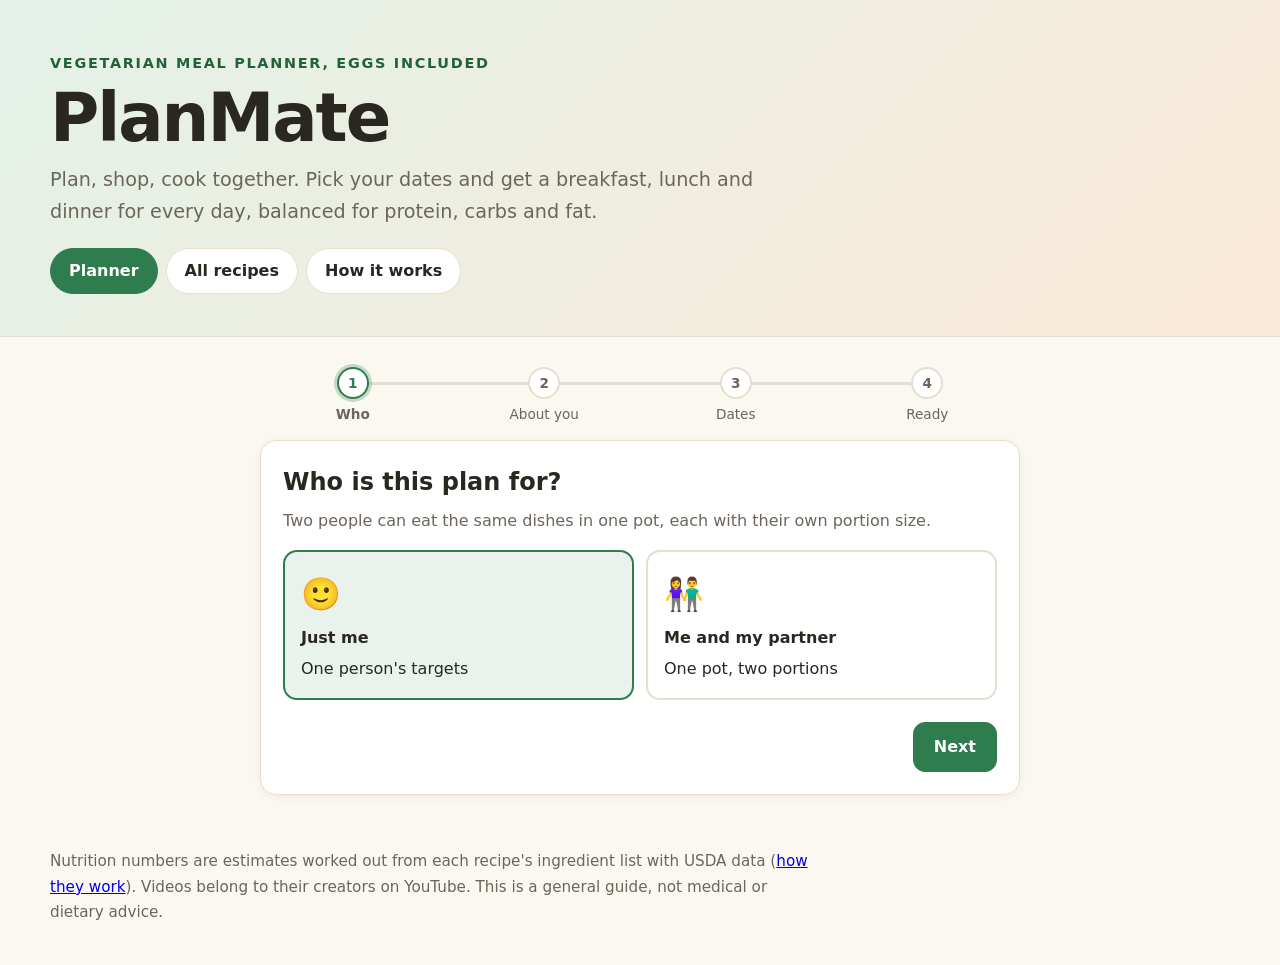
<file: index.html>
<!DOCTYPE html>
<html lang="en">
<head>
  <meta charset="utf-8">
  <meta name="viewport" content="width=device-width, initial-scale=1">
  <title>PlanMate: plan, shop, cook together</title>
  <meta name="description" content="Choose your dates and plan healthy Indian meals: a breakfast, lunch and dinner for each day, balanced for protein, carbs and fat.">
  <link rel="stylesheet" href="style.css">
</head>
<body>
  <header class="hero">
    <div class="wrap">
      <p class="eyebrow">Vegetarian meal planner, eggs included</p>
      <h1>PlanMate</h1>
      <p class="lead">
        Plan, shop, cook together. Pick your dates and get a breakfast, lunch and dinner for every day, balanced for protein, carbs and fat.
      </p>
      <nav class="site-nav" aria-label="Main">
        <a class="chip current" href="index.html" aria-current="page">Planner</a>
        <a class="chip" href="recipes.html">All recipes</a>
        <a class="chip" href="how-it-works.html">How it works</a>
      </nav>
    </div>
  </header>

  <main id="sections" class="wrap"></main>

  <footer class="wrap footer">
    <p>
      Nutrition numbers are estimates worked out from each recipe's ingredient list with USDA data
      (<a href="recipes.html#how">how they work</a>). Videos belong to their creators on YouTube.
      This is a general guide, not medical or dietary advice.
    </p>
  </footer>

  <script src="data.js"></script>
  <script src="common.js"></script>
  <script src="reminders.js"></script>
  <script src="core.js"></script>
  <script src="planner.js"></script>
</body>
</html>
</file>
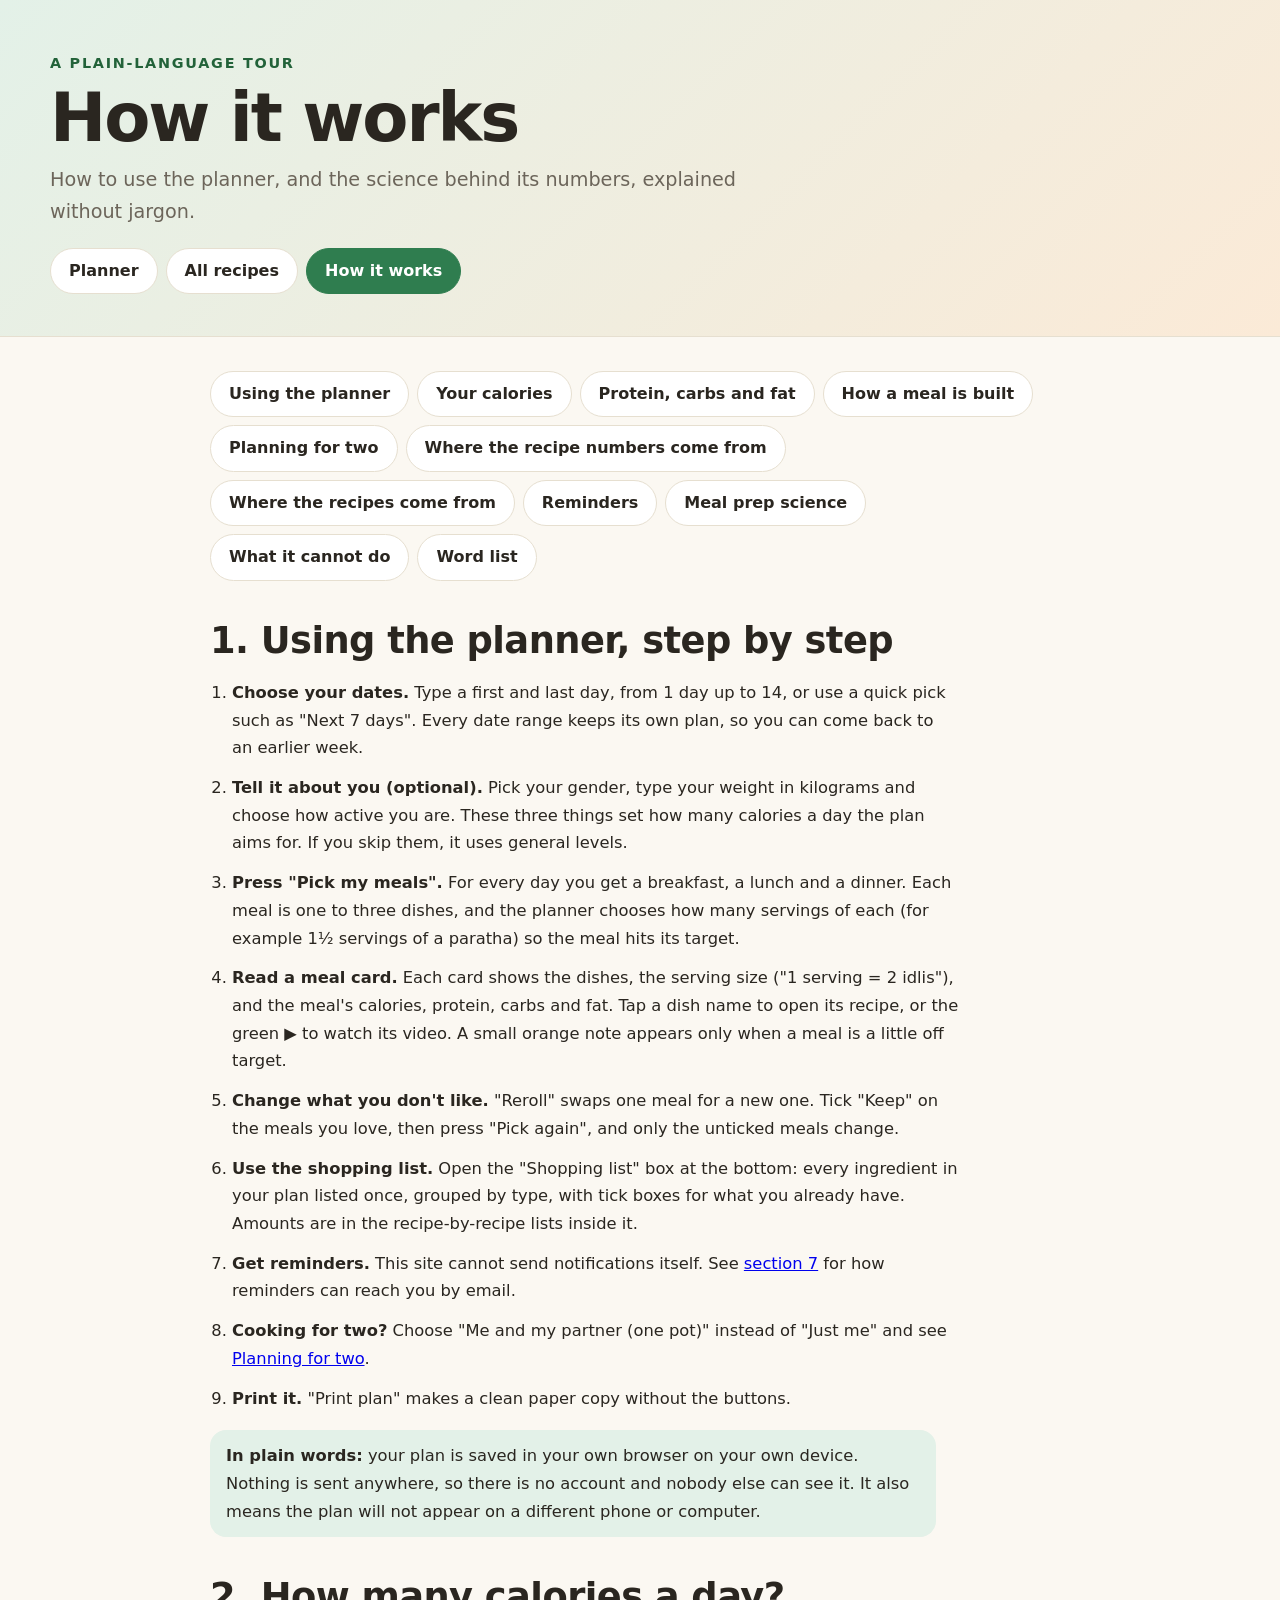
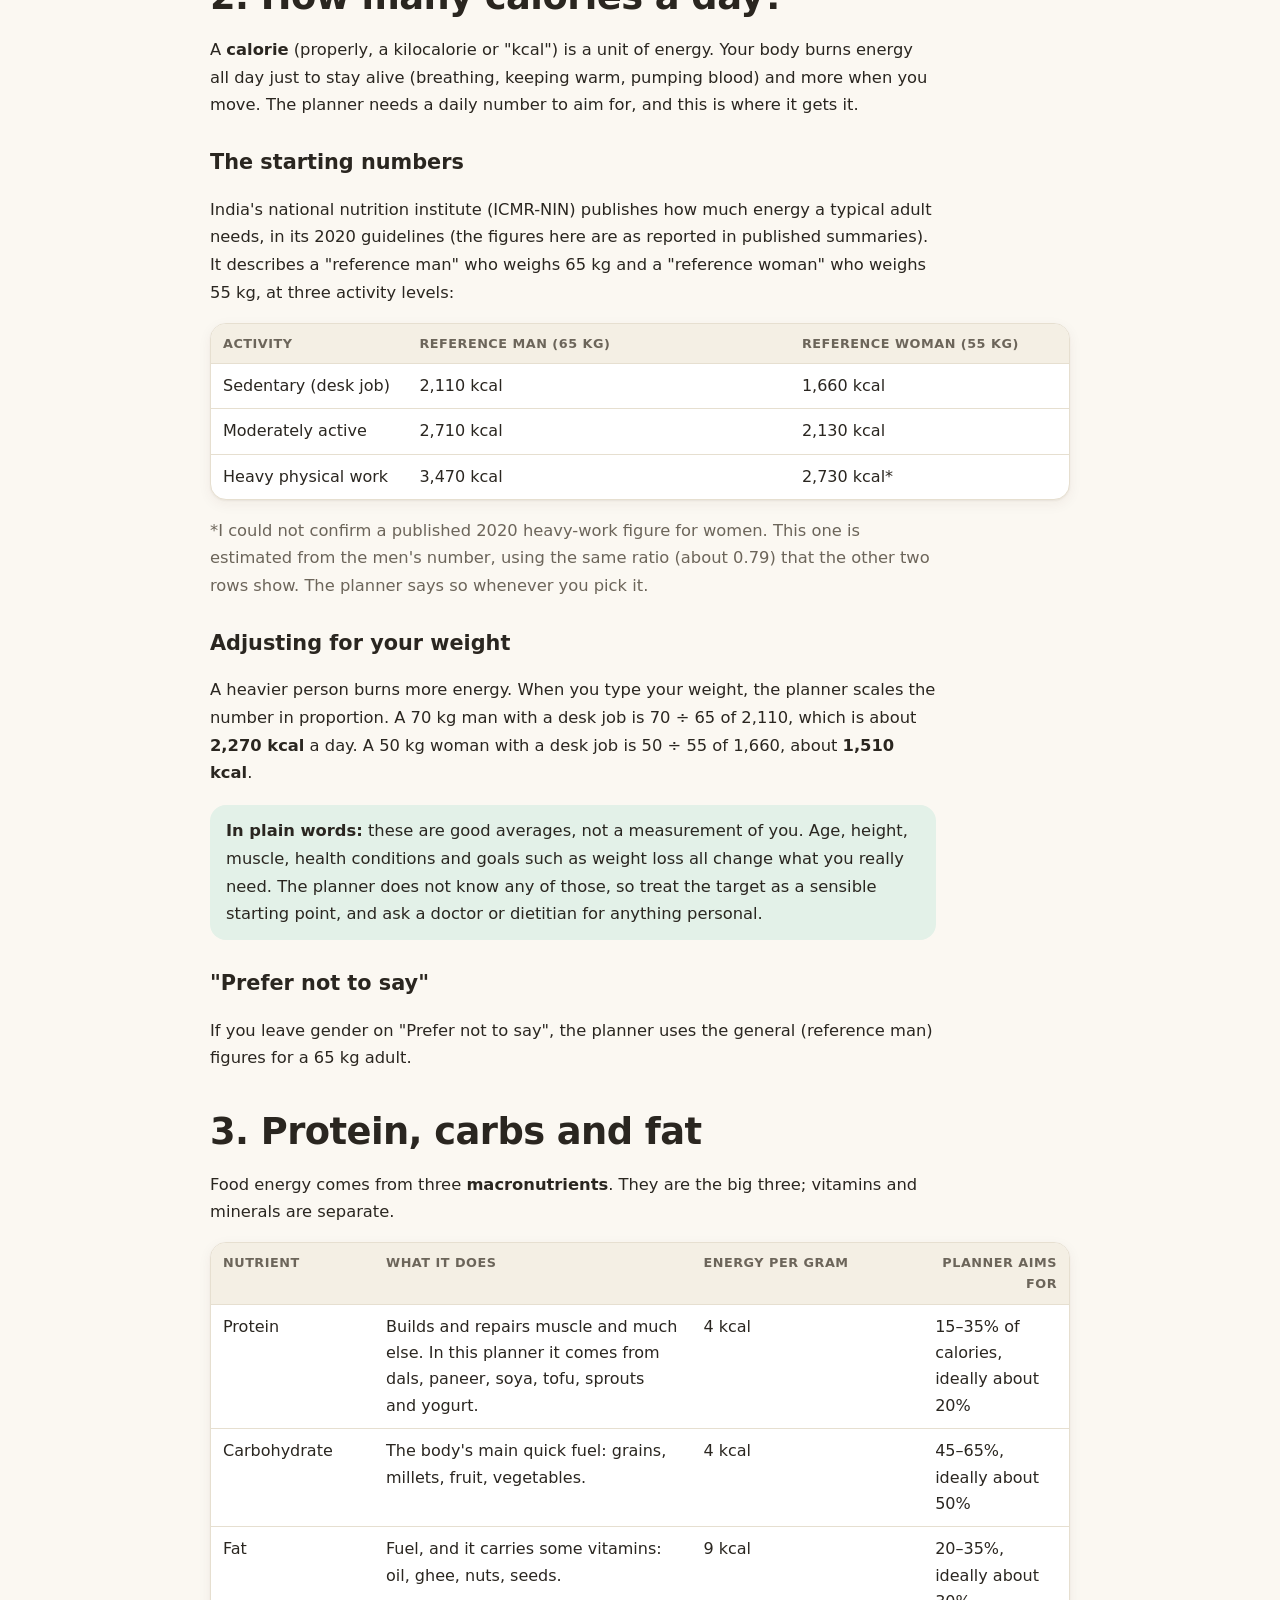
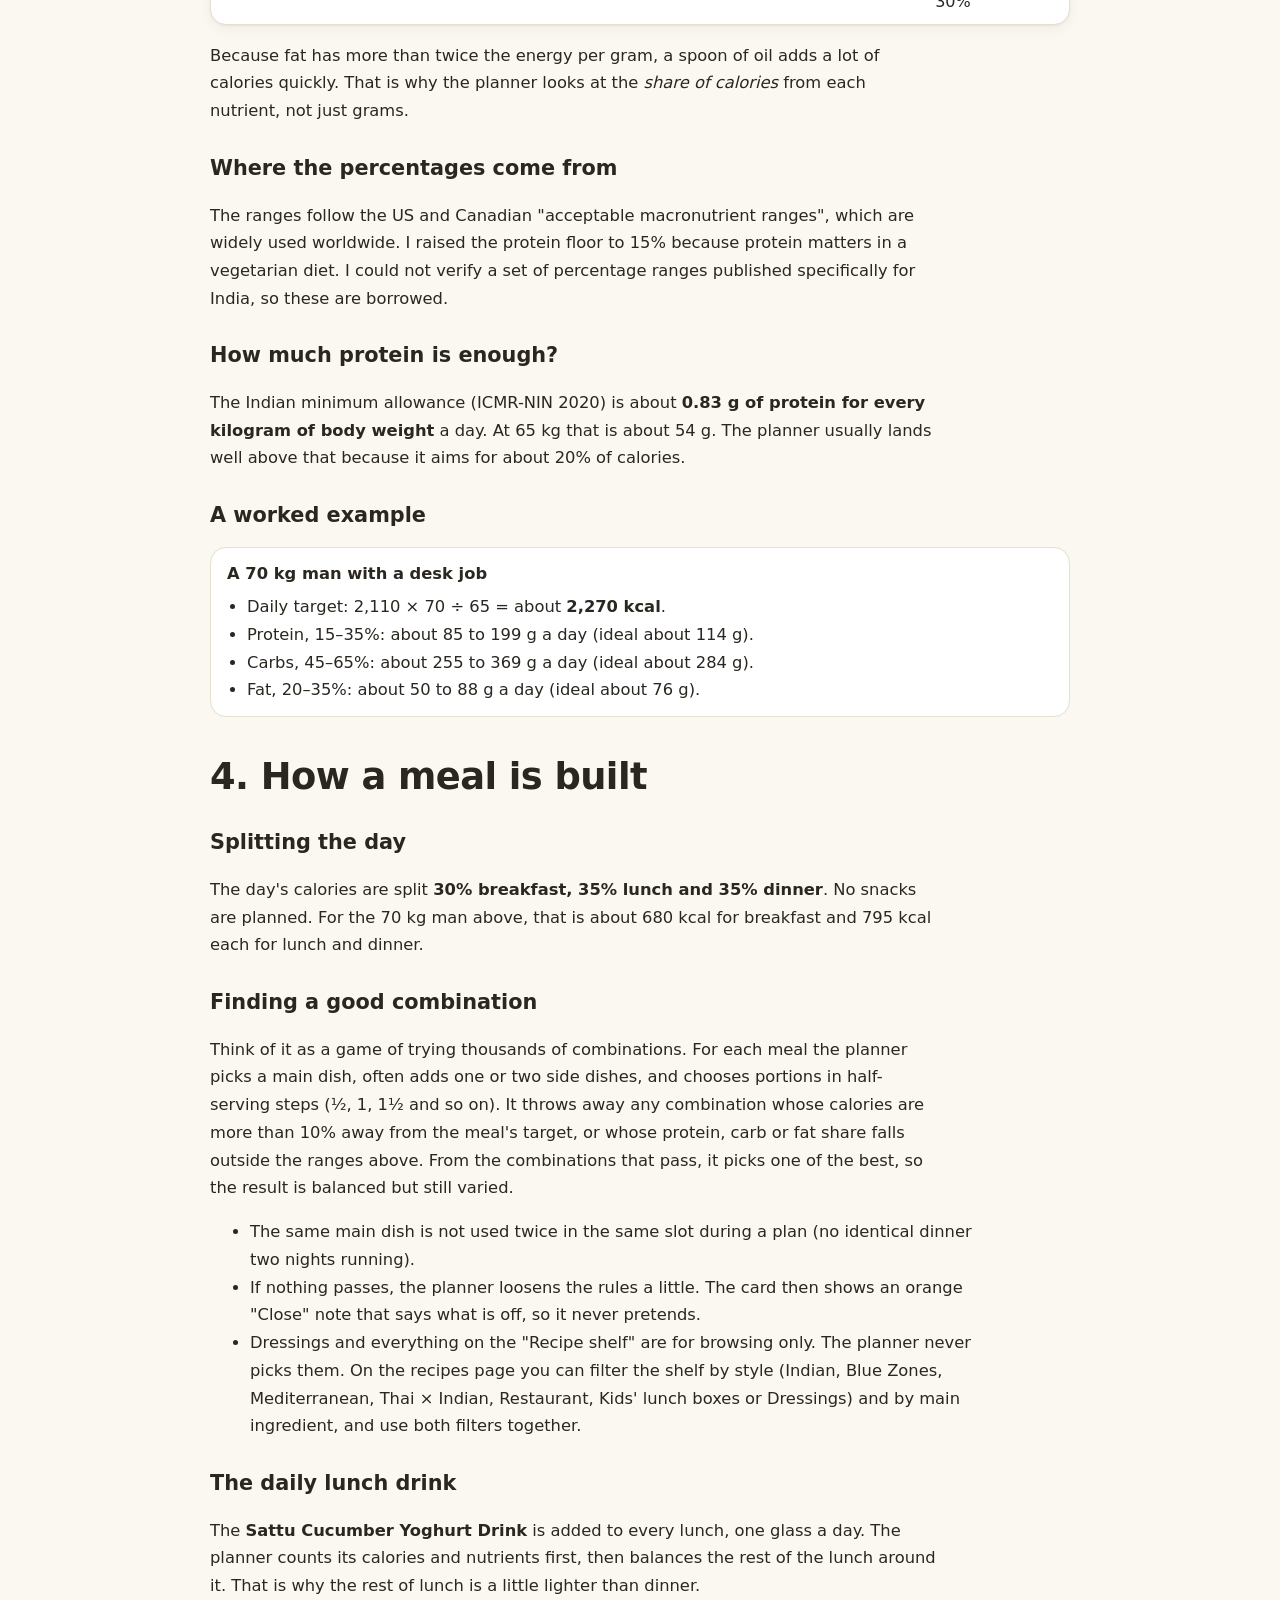
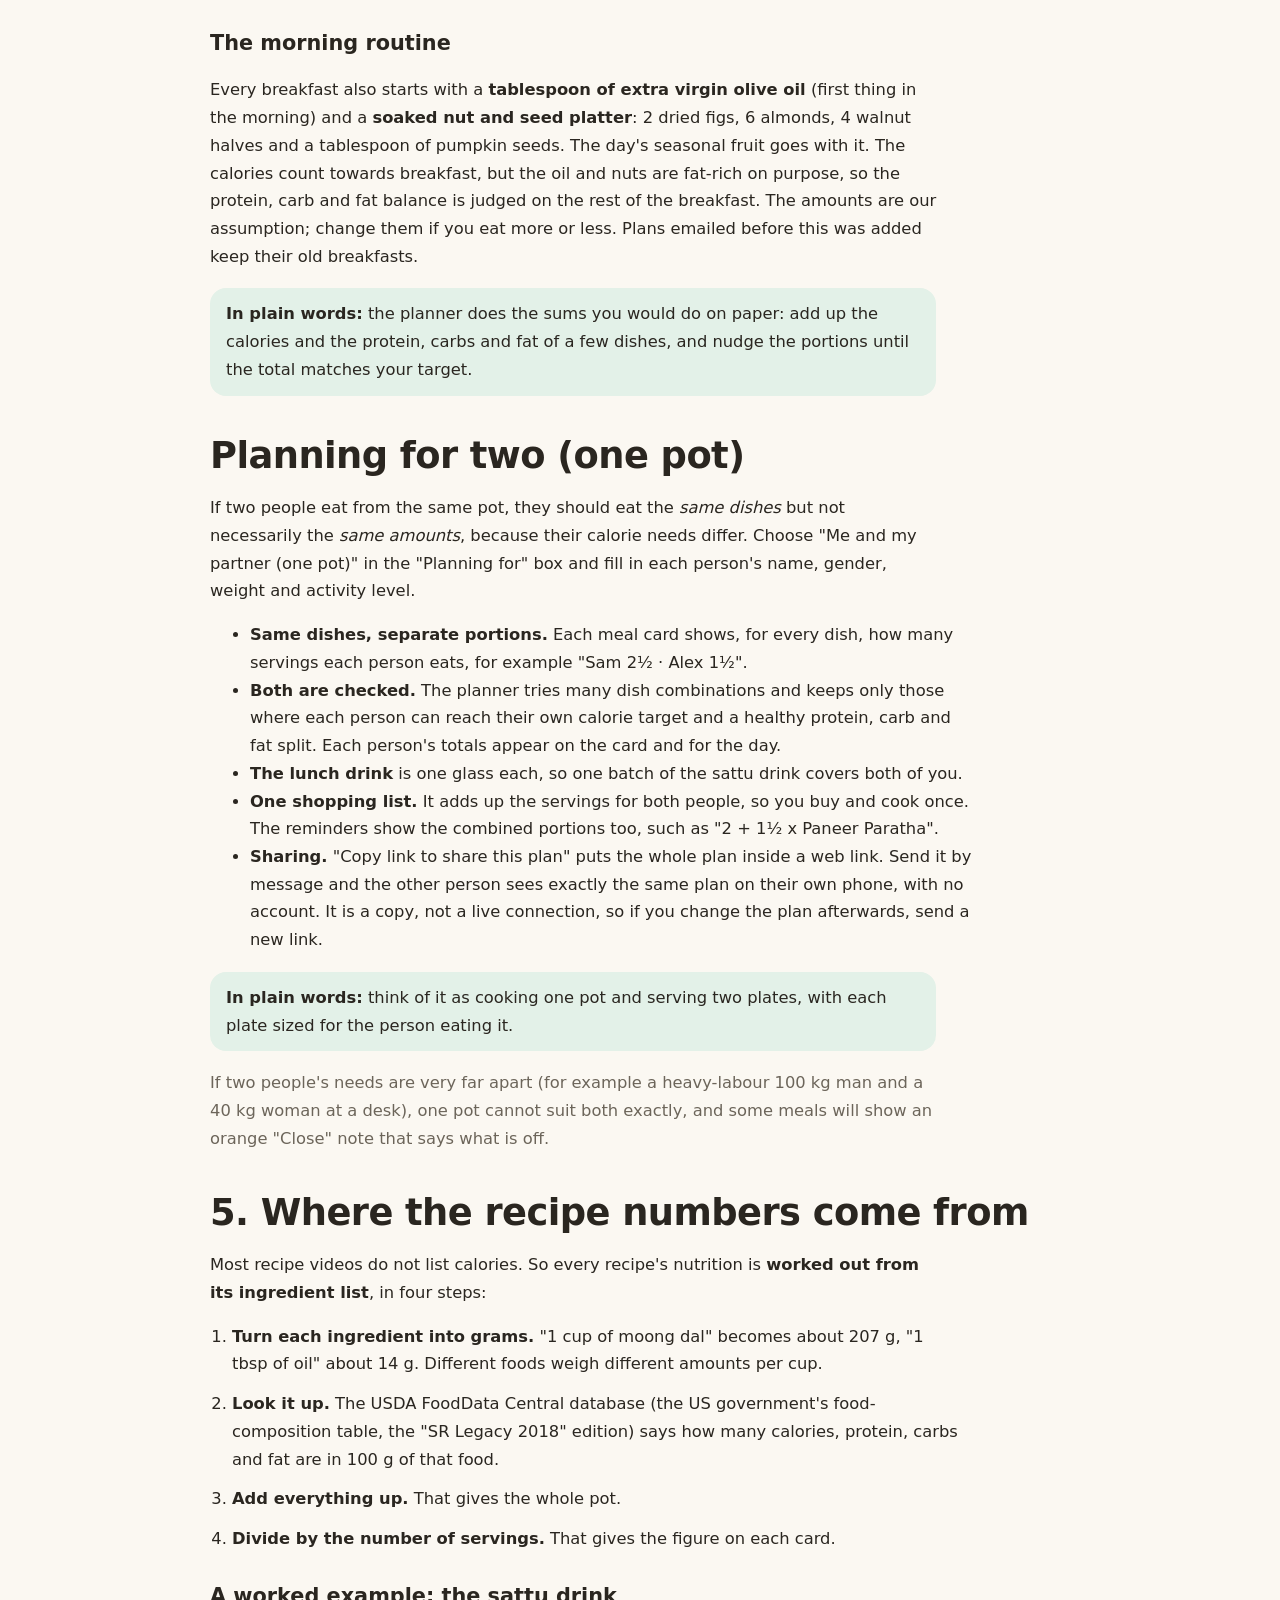
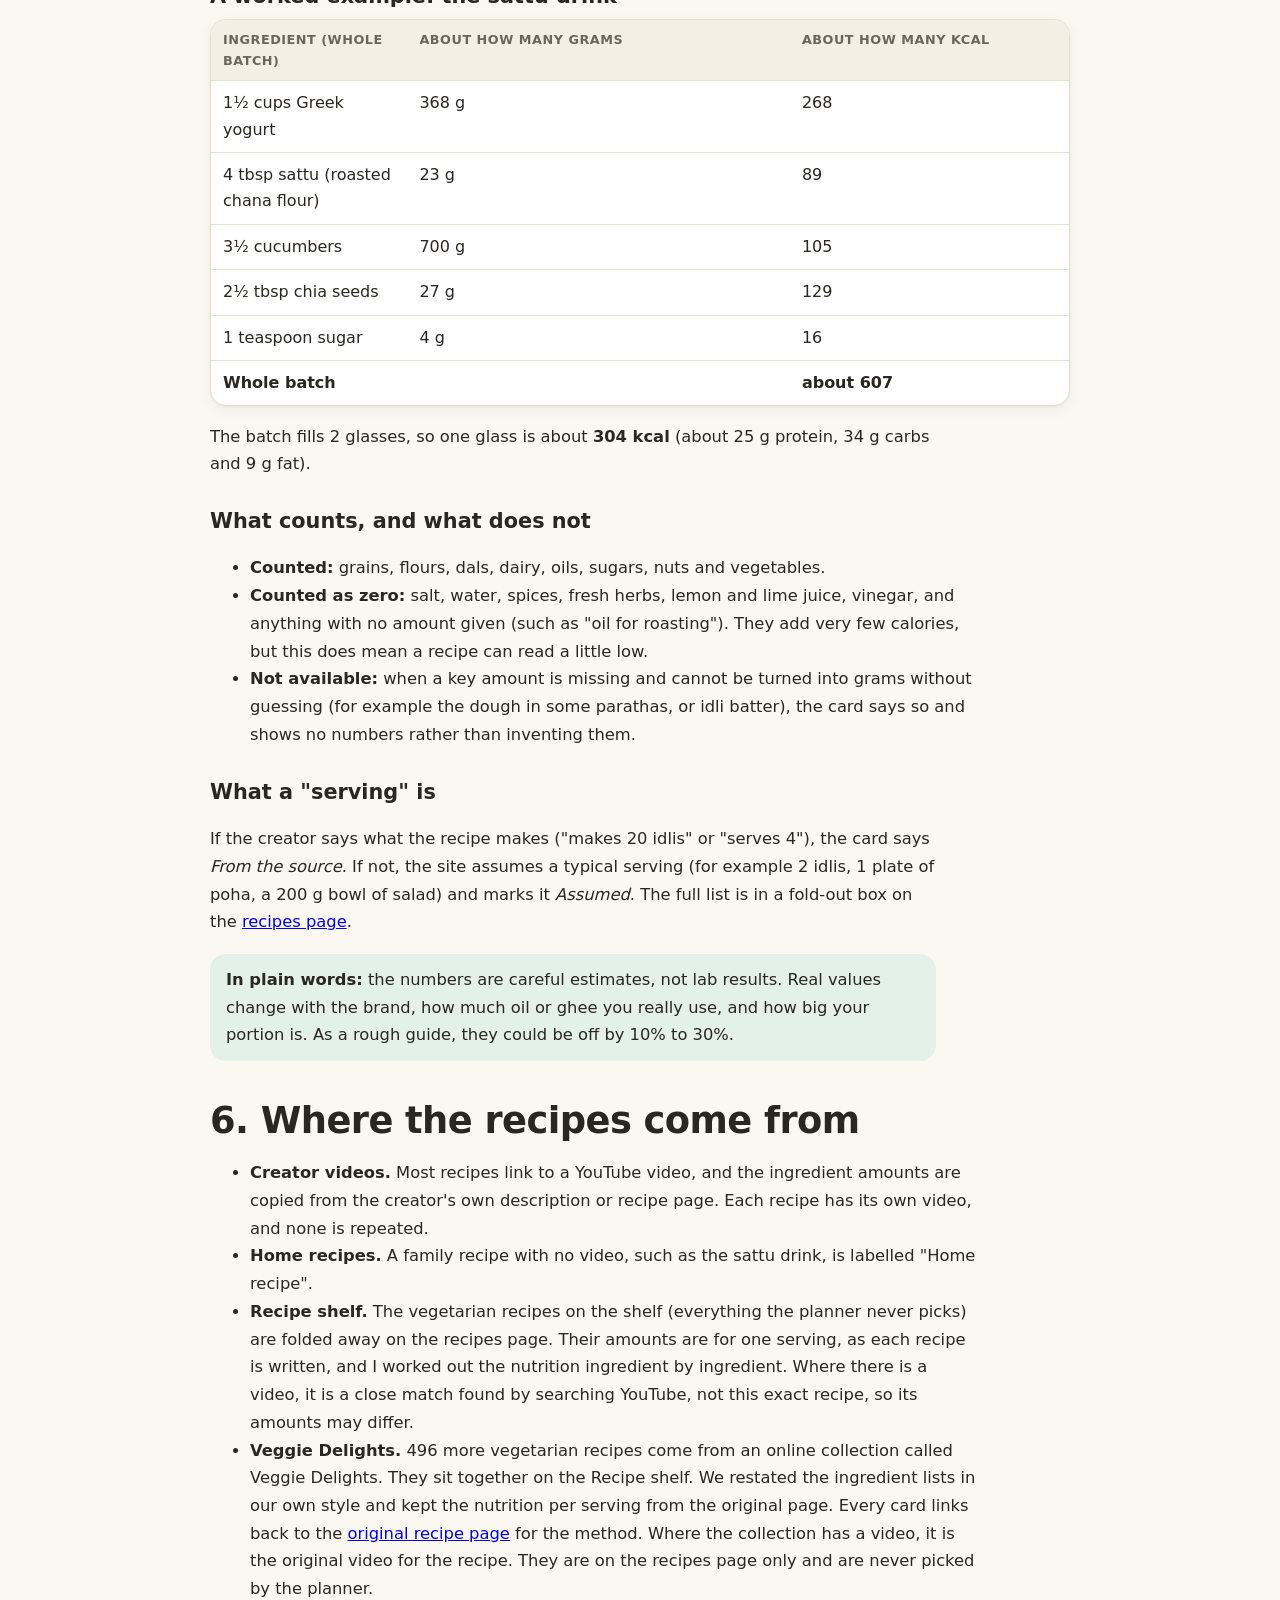
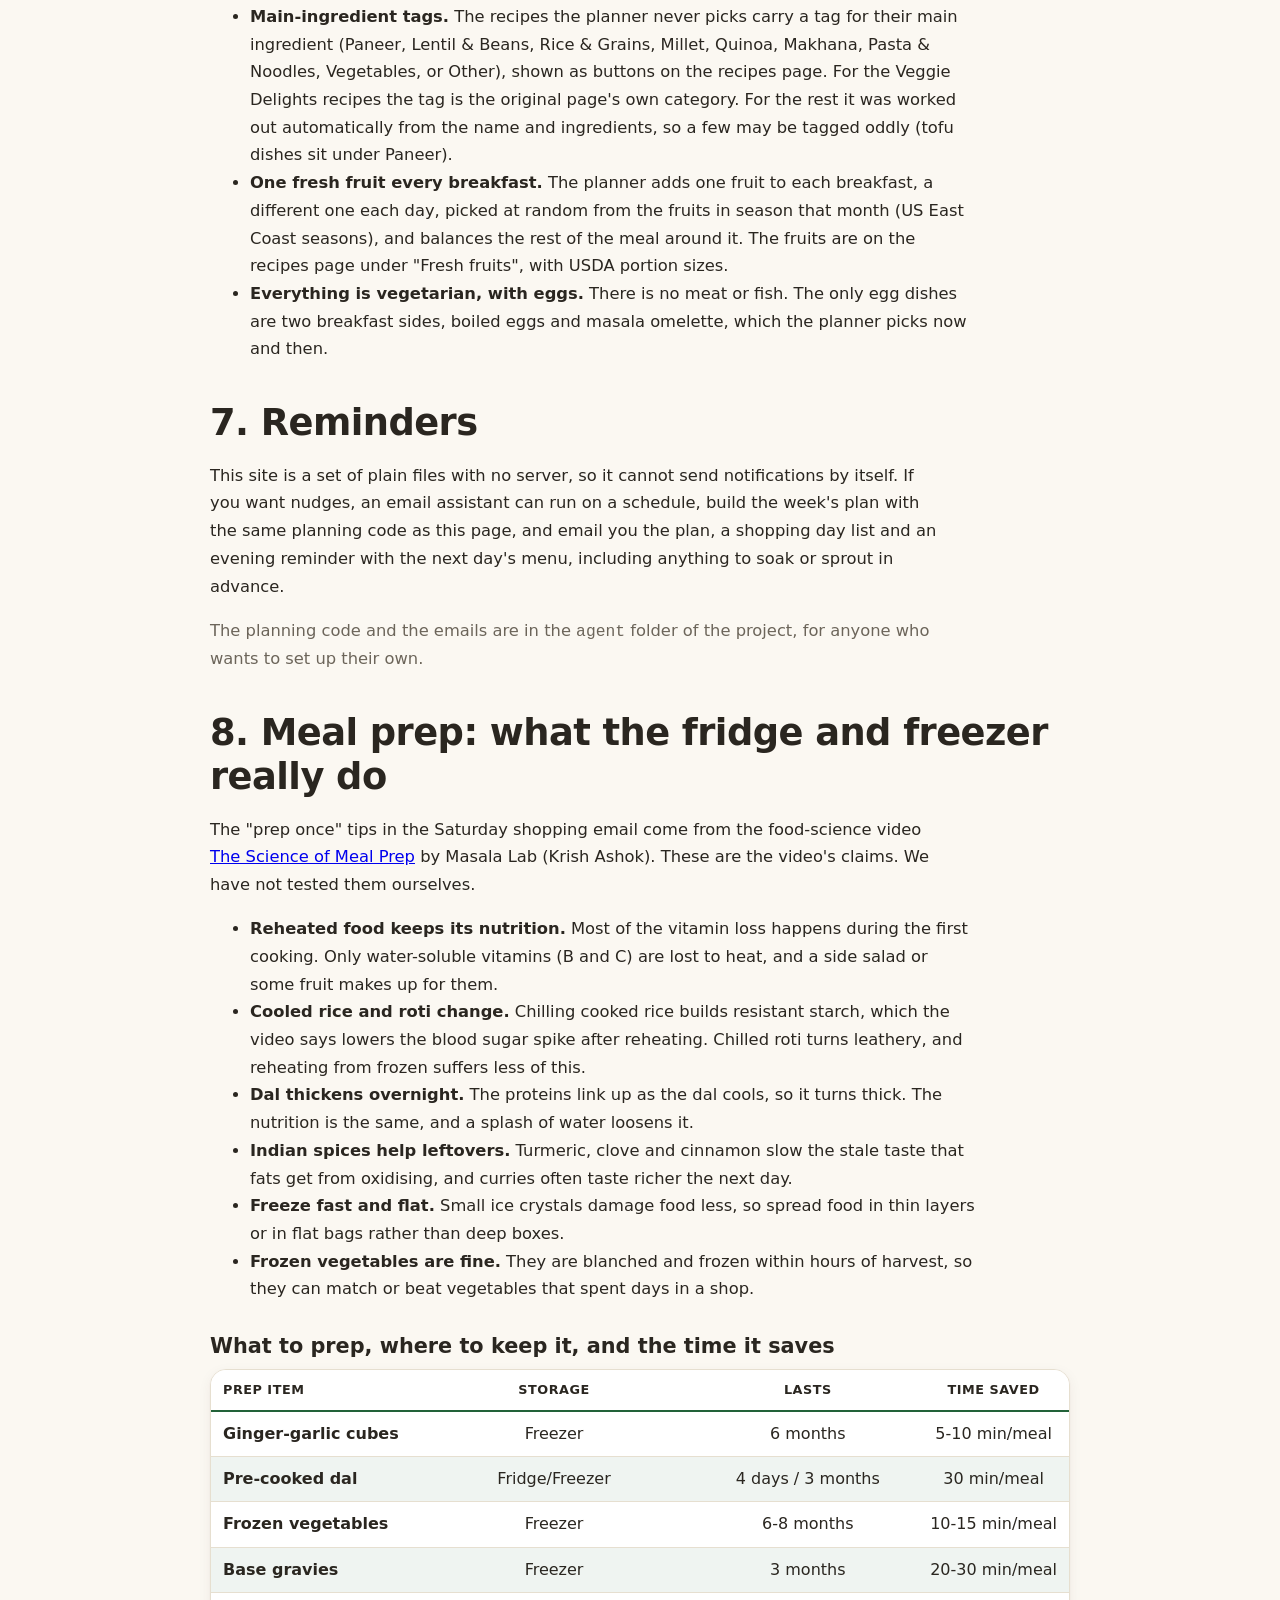
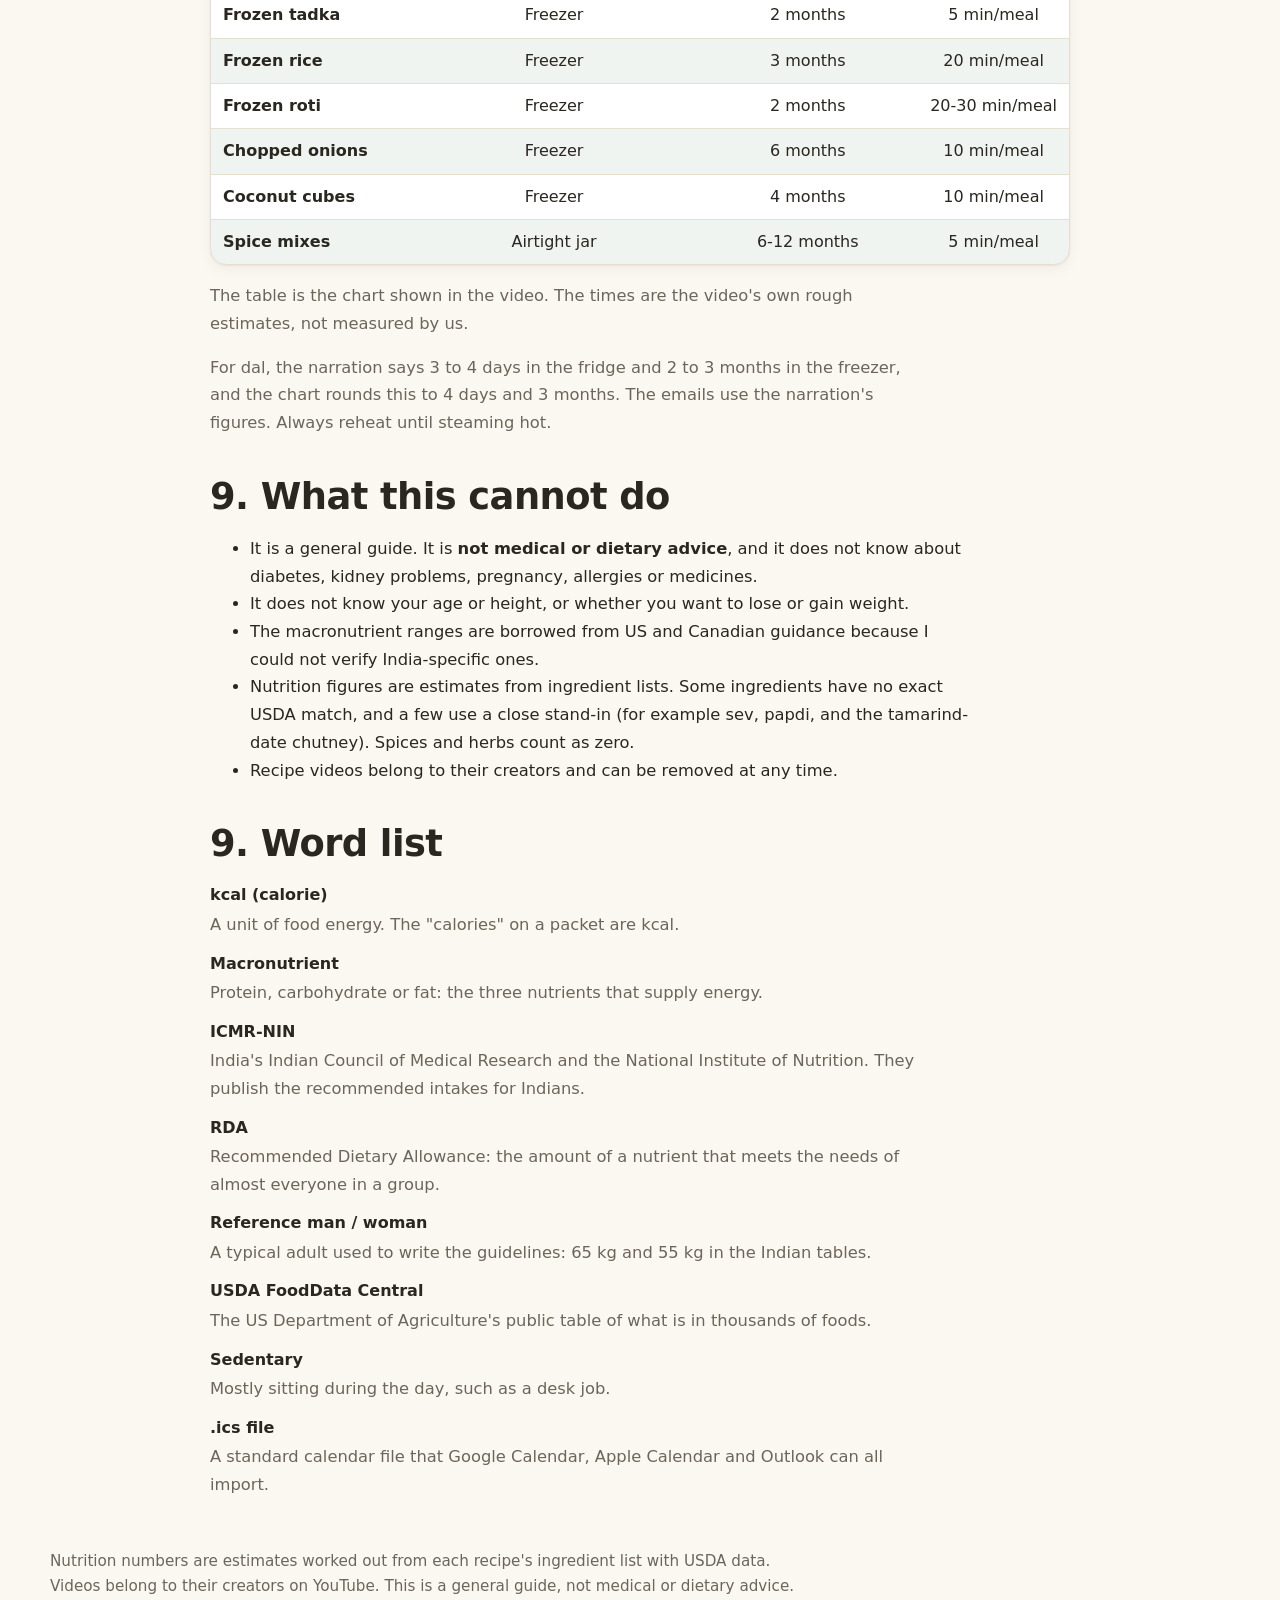
<file: how-it-works.html>
<!DOCTYPE html>
<html lang="en">
<head>
  <meta charset="utf-8">
  <meta name="viewport" content="width=device-width, initial-scale=1">
  <title>How it works: PlanMate</title>
  <meta name="description" content="A plain-language tour of PlanMate: how to use it, and the science behind the calories, protein, carbs, fat and recipe numbers.">
  <link rel="stylesheet" href="style.css">
</head>
<body>
  <header class="hero">
    <div class="wrap">
      <p class="eyebrow">A plain-language tour</p>
      <h1>How it works</h1>
      <p class="lead">
        How to use the planner, and the science behind its numbers, explained without jargon.
      </p>
      <nav class="site-nav" aria-label="Main">
        <a class="chip" href="index.html">Planner</a>
        <a class="chip" href="recipes.html">All recipes</a>
        <a class="chip current" href="how-it-works.html" aria-current="page">How it works</a>
      </nav>
    </div>
  </header>

  <main class="wrap guide">

    <nav class="guide-toc" aria-label="On this page">
      <a class="chip" href="#tour">Using the planner</a>
      <a class="chip" href="#calories">Your calories</a>
      <a class="chip" href="#macros">Protein, carbs and fat</a>
      <a class="chip" href="#meals">How a meal is built</a>
      <a class="chip" href="#two">Planning for two</a>
      <a class="chip" href="#recipes">Where the recipe numbers come from</a>
      <a class="chip" href="#sources">Where the recipes come from</a>
      <a class="chip" href="#reminders">Reminders</a>
      <a class="chip" href="#prep">Meal prep science</a>
      <a class="chip" href="#limits">What it cannot do</a>
      <a class="chip" href="#words">Word list</a>
    </nav>

    <section id="tour">
      <h2>1. Using the planner, step by step</h2>
      <ol class="steps">
        <li>
          <strong>Choose your dates.</strong>
          Type a first and last day, from 1 day up to 14, or use a quick pick such as "Next 7 days".
          Every date range keeps its own plan, so you can come back to an earlier week.
        </li>
        <li>
          <strong>Tell it about you (optional).</strong>
          Pick your gender, type your weight in kilograms and choose how active you are.
          These three things set how many calories a day the plan aims for. If you skip them, it uses general levels.
        </li>
        <li>
          <strong>Press "Pick my meals".</strong>
          For every day you get a breakfast, a lunch and a dinner. Each meal is one to three dishes,
          and the planner chooses how many servings of each (for example 1½ servings of a paratha) so the meal hits its target.
        </li>
        <li>
          <strong>Read a meal card.</strong>
          Each card shows the dishes, the serving size ("1 serving = 2 idlis"), and the meal's calories, protein, carbs and fat.
          Tap a dish name to open its recipe, or the green ▶ to watch its video.
          A small orange note appears only when a meal is a little off target.
        </li>
        <li>
          <strong>Change what you don't like.</strong>
          "Reroll" swaps one meal for a new one. Tick "Keep" on the meals you love, then press
          "Pick again", and only the unticked meals change.
        </li>
        <li>
          <strong>Use the shopping list.</strong>
          Open the "Shopping list" box at the bottom: every ingredient in your plan listed once, grouped by type, with tick boxes for what you already have. Amounts are in the recipe-by-recipe lists inside it.
        </li>
        <li>
          <strong>Get reminders.</strong>
          This site cannot send notifications itself. See <a href="#reminders">section 7</a> for how reminders can reach you by email.
        </li>
        <li>
          <strong>Cooking for two?</strong>
          Choose "Me and my partner (one pot)" instead of "Just me" and see <a href="#two">Planning for two</a>.
        </li>
        <li>
          <strong>Print it.</strong> "Print plan" makes a clean paper copy without the buttons.
        </li>
      </ol>
      <p class="callout"><strong>In plain words:</strong> your plan is saved in your own browser on your own device.
        Nothing is sent anywhere, so there is no account and nobody else can see it.
        It also means the plan will not appear on a different phone or computer.</p>
    </section>

    <section id="calories">
      <h2>2. How many calories a day?</h2>
      <p>
        A <strong>calorie</strong> (properly, a kilocalorie or "kcal") is a unit of energy. Your body burns energy all day
        just to stay alive (breathing, keeping warm, pumping blood) and more when you move.
        The planner needs a daily number to aim for, and this is where it gets it.
      </p>
      <h3>The starting numbers</h3>
      <p>
        India's national nutrition institute (ICMR-NIN) publishes how much energy a typical adult needs, in its 2020 guidelines (the figures here are as reported in published summaries).
        It describes a "reference man" who weighs 65 kg and a "reference woman" who weighs 55 kg, at three activity levels:
      </p>
      <div class="table-wrap">
        <table class="guide-table">
          <thead><tr><th>Activity</th><th>Reference man (65 kg)</th><th>Reference woman (55 kg)</th></tr></thead>
          <tbody>
            <tr><td data-label="Activity">Sedentary (desk job)</td><td data-label="Reference man (65 kg)">2,110 kcal</td><td data-label="Reference woman (55 kg)">1,660 kcal</td></tr>
            <tr><td data-label="Activity">Moderately active</td><td data-label="Reference man (65 kg)">2,710 kcal</td><td data-label="Reference woman (55 kg)">2,130 kcal</td></tr>
            <tr><td data-label="Activity">Heavy physical work</td><td data-label="Reference man (65 kg)">3,470 kcal</td><td data-label="Reference woman (55 kg)">2,730 kcal*</td></tr>
          </tbody>
        </table>
      </div>
      <p class="fine">*I could not confirm a published 2020 heavy-work figure for women. This one is estimated from the men's number, using the same ratio (about 0.79) that the other two rows show. The planner says so whenever you pick it.</p>
      <h3>Adjusting for your weight</h3>
      <p>
        A heavier person burns more energy. When you type your weight, the planner scales the number in proportion.
        A 70 kg man with a desk job is 70 ÷ 65 of 2,110, which is about <strong>2,270 kcal</strong> a day.
        A 50 kg woman with a desk job is 50 ÷ 55 of 1,660, about <strong>1,510 kcal</strong>.
      </p>
      <p class="callout"><strong>In plain words:</strong> these are good averages, not a measurement of you.
        Age, height, muscle, health conditions and goals such as weight loss all change what you really need.
        The planner does not know any of those, so treat the target as a sensible starting point, and ask a doctor or dietitian for anything personal.</p>
      <h3>"Prefer not to say"</h3>
      <p>
        If you leave gender on "Prefer not to say", the planner uses the general (reference man) figures for a 65 kg adult.
      </p>
    </section>

    <section id="macros">
      <h2>3. Protein, carbs and fat</h2>
      <p>
        Food energy comes from three <strong>macronutrients</strong>. They are the big three; vitamins and minerals are separate.
      </p>
      <div class="table-wrap">
        <table class="guide-table">
          <thead><tr><th>Nutrient</th><th>What it does</th><th>Energy per gram</th><th>Planner aims for</th></tr></thead>
          <tbody>
            <tr><td data-label="Nutrient">Protein</td><td data-label="What it does">Builds and repairs muscle and much else. In this planner it comes from dals, paneer, soya, tofu, sprouts and yogurt.</td><td data-label="Energy per gram">4 kcal</td><td data-label="Planner aims for">15–35% of calories, ideally about 20%</td></tr>
            <tr><td data-label="Nutrient">Carbohydrate</td><td data-label="What it does">The body's main quick fuel: grains, millets, fruit, vegetables.</td><td data-label="Energy per gram">4 kcal</td><td data-label="Planner aims for">45–65%, ideally about 50%</td></tr>
            <tr><td data-label="Nutrient">Fat</td><td data-label="What it does">Fuel, and it carries some vitamins: oil, ghee, nuts, seeds.</td><td data-label="Energy per gram">9 kcal</td><td data-label="Planner aims for">20–35%, ideally about 30%</td></tr>
          </tbody>
        </table>
      </div>
      <p>
        Because fat has more than twice the energy per gram, a spoon of oil adds a lot of calories quickly.
        That is why the planner looks at the <em>share of calories</em> from each nutrient, not just grams.
      </p>
      <h3>Where the percentages come from</h3>
      <p>
        The ranges follow the US and Canadian "acceptable macronutrient ranges", which are widely used worldwide.
        I raised the protein floor to 15% because protein matters in a vegetarian diet.
        I could not verify a set of percentage ranges published specifically for India, so these are borrowed.
      </p>
      <h3>How much protein is enough?</h3>
      <p>
        The Indian minimum allowance (ICMR-NIN 2020) is about <strong>0.83 g of protein for every kilogram of body weight</strong> a day.
        At 65 kg that is about 54 g. The planner usually lands well above that because it aims for about 20% of calories.
      </p>
      <h3>A worked example</h3>
      <div class="example">
        <p><strong>A 70 kg man with a desk job</strong></p>
        <ul>
          <li>Daily target: 2,110 × 70 ÷ 65 = about <strong>2,270 kcal</strong>.</li>
          <li>Protein, 15–35%: about 85 to 199 g a day (ideal about 114 g).</li>
          <li>Carbs, 45–65%: about 255 to 369 g a day (ideal about 284 g).</li>
          <li>Fat, 20–35%: about 50 to 88 g a day (ideal about 76 g).</li>
        </ul>
      </div>
    </section>

    <section id="meals">
      <h2>4. How a meal is built</h2>
      <h3>Splitting the day</h3>
      <p>
        The day's calories are split <strong>30% breakfast, 35% lunch and 35% dinner</strong>. No snacks are planned.
        For the 70 kg man above, that is about 680 kcal for breakfast and 795 kcal each for lunch and dinner.
      </p>
      <h3>Finding a good combination</h3>
      <p>
        Think of it as a game of trying thousands of combinations. For each meal the planner picks a main dish,
        often adds one or two side dishes, and chooses portions in half-serving steps (½, 1, 1½ and so on).
        It throws away any combination whose calories are more than 10% away from the meal's target,
        or whose protein, carb or fat share falls outside the ranges above.
        From the combinations that pass, it picks one of the best, so the result is balanced but still varied.
      </p>
      <ul>
        <li>The same main dish is not used twice in the same slot during a plan (no identical dinner two nights running).</li>
        <li>If nothing passes, the planner loosens the rules a little. The card then shows an orange "Close" note that says what is off, so it never pretends.</li>
        <li>Dressings and everything on the "Recipe shelf" are for browsing only. The planner never picks them. On the recipes page you can filter the shelf by style (Indian, Blue Zones, Mediterranean, Thai &times; Indian, Restaurant, Kids' lunch boxes or Dressings) and by main ingredient, and use both filters together.</li>
      </ul>
      <h3>The daily lunch drink</h3>
      <p>
        The <strong>Sattu Cucumber Yoghurt Drink</strong> is added to every lunch, one glass a day.
        The planner counts its calories and nutrients first, then balances the rest of the lunch around it.
        That is why the rest of lunch is a little lighter than dinner.
      </p>
      <h3>The morning routine</h3>
      <p>
        Every breakfast also starts with a <strong>tablespoon of extra virgin olive oil</strong> (first thing in the morning) and a
        <strong>soaked nut and seed platter</strong>: 2 dried figs, 6 almonds, 4 walnut halves and a tablespoon of pumpkin seeds.
        The day's seasonal fruit goes with it. The calories count towards breakfast, but the oil and nuts are fat-rich on purpose,
        so the protein, carb and fat balance is judged on the rest of the breakfast. The amounts are our assumption; change them if you eat more or less.
        Plans emailed before this was added keep their old breakfasts.
      </p>
      <p class="callout"><strong>In plain words:</strong> the planner does the sums you would do on paper: add up the calories
        and the protein, carbs and fat of a few dishes, and nudge the portions until the total matches your target.</p>
    </section>

    <section id="two">
      <h2>Planning for two (one pot)</h2>
      <p>
        If two people eat from the same pot, they should eat the <em>same dishes</em> but not necessarily the <em>same amounts</em>,
        because their calorie needs differ. Choose "Me and my partner (one pot)" in the "Planning for" box and fill in each person's name,
        gender, weight and activity level.
      </p>
      <ul>
        <li><strong>Same dishes, separate portions.</strong> Each meal card shows, for every dish, how many servings each person eats, for example "Sam 2½ · Alex 1½".</li>
        <li><strong>Both are checked.</strong> The planner tries many dish combinations and keeps only those where each person can reach their own calorie target and a healthy protein, carb and fat split. Each person's totals appear on the card and for the day.</li>
        <li><strong>The lunch drink</strong> is one glass each, so one batch of the sattu drink covers both of you.</li>
        <li><strong>One shopping list.</strong> It adds up the servings for both people, so you buy and cook once. The reminders show the combined portions too, such as "2 + 1½ x Paneer Paratha".</li>
        <li><strong>Sharing.</strong> "Copy link to share this plan" puts the whole plan inside a web link. Send it by message and the other person sees exactly the same plan on their own phone, with no account. It is a copy, not a live connection, so if you change the plan afterwards, send a new link.</li>
      </ul>
      <p class="callout"><strong>In plain words:</strong> think of it as cooking one pot and serving two plates, with each plate sized for the person eating it.</p>
      <p class="fine">If two people's needs are very far apart (for example a heavy-labour 100 kg man and a 40 kg woman at a desk), one pot cannot suit both exactly, and some meals will show an orange "Close" note that says what is off.</p>
    </section>

    <section id="recipes">
      <h2>5. Where the recipe numbers come from</h2>
      <p>
        Most recipe videos do not list calories. So every recipe's nutrition is <strong>worked out from its ingredient list</strong>, in four steps:
      </p>
      <ol class="steps">
        <li><strong>Turn each ingredient into grams.</strong> "1 cup of moong dal" becomes about 207 g, "1 tbsp of oil" about 14 g. Different foods weigh different amounts per cup.</li>
        <li><strong>Look it up.</strong> The USDA FoodData Central database (the US government's food-composition table, the "SR Legacy 2018" edition) says how many calories, protein, carbs and fat are in 100 g of that food.</li>
        <li><strong>Add everything up.</strong> That gives the whole pot.</li>
        <li><strong>Divide by the number of servings.</strong> That gives the figure on each card.</li>
      </ol>
      <h3>A worked example: the sattu drink</h3>
      <div class="table-wrap">
        <table class="guide-table">
          <thead><tr><th>Ingredient (whole batch)</th><th>About how many grams</th><th>About how many kcal</th></tr></thead>
          <tbody>
            <tr><td data-label="Ingredient (whole batch)">1½ cups Greek yogurt</td><td data-label="About how many grams">368 g</td><td data-label="About how many kcal">268</td></tr>
            <tr><td data-label="Ingredient (whole batch)">4 tbsp sattu (roasted chana flour)</td><td data-label="About how many grams">23 g</td><td data-label="About how many kcal">89</td></tr>
            <tr><td data-label="Ingredient (whole batch)">3½ cucumbers</td><td data-label="About how many grams">700 g</td><td data-label="About how many kcal">105</td></tr>
            <tr><td data-label="Ingredient (whole batch)">2½ tbsp chia seeds</td><td data-label="About how many grams">27 g</td><td data-label="About how many kcal">129</td></tr>
            <tr><td data-label="Ingredient (whole batch)">1 teaspoon sugar</td><td data-label="About how many grams">4 g</td><td data-label="About how many kcal">16</td></tr>
            <tr><td data-label="Ingredient (whole batch)"><strong>Whole batch</strong></td><td data-label="About how many grams"></td><td data-label="About how many kcal"><strong>about 607</strong></td></tr>
          </tbody>
        </table>
      </div>
      <p>The batch fills 2 glasses, so one glass is about <strong>304 kcal</strong> (about 25 g protein, 34 g carbs and 9 g fat).</p>
      <h3>What counts, and what does not</h3>
      <ul>
        <li><strong>Counted:</strong> grains, flours, dals, dairy, oils, sugars, nuts and vegetables.</li>
        <li><strong>Counted as zero:</strong> salt, water, spices, fresh herbs, lemon and lime juice, vinegar, and anything with no amount given (such as "oil for roasting"). They add very few calories, but this does mean a recipe can read a little low.</li>
        <li><strong>Not available:</strong> when a key amount is missing and cannot be turned into grams without guessing (for example the dough in some parathas, or idli batter), the card says so and shows no numbers rather than inventing them.</li>
      </ul>
      <h3>What a "serving" is</h3>
      <p>
        If the creator says what the recipe makes ("makes 20 idlis" or "serves 4"), the card says <em>From the source</em>.
        If not, the site assumes a typical serving (for example 2 idlis, 1 plate of poha, a 200 g bowl of salad)
        and marks it <em>Assumed</em>. The full list is in a fold-out box on the <a href="recipes.html">recipes page</a>.
      </p>
      <p class="callout"><strong>In plain words:</strong> the numbers are careful estimates, not lab results.
        Real values change with the brand, how much oil or ghee you really use, and how big your portion is.
        As a rough guide, they could be off by 10% to 30%.</p>
    </section>

    <section id="sources">
      <h2>6. Where the recipes come from</h2>
      <ul>
        <li><strong>Creator videos.</strong> Most recipes link to a YouTube video, and the ingredient amounts are copied from the creator's own description or recipe page. Each recipe has its own video, and none is repeated.</li>
        <li><strong>Home recipes.</strong> A family recipe with no video, such as the sattu drink, is labelled "Home recipe".</li>
        <li><strong>Recipe shelf.</strong> The vegetarian recipes on the shelf (everything the planner never picks) are folded away on the recipes page. Their amounts are for one serving, as each recipe is written, and I worked out the nutrition ingredient by ingredient. Where there is a video, it is a close match found by searching YouTube, not this exact recipe, so its amounts may differ.</li>
        <li><strong>Veggie Delights.</strong> 496 more vegetarian recipes come from an online collection called Veggie Delights. They sit together on the Recipe shelf. We restated the ingredient lists in our own style and kept the nutrition per serving from the original page. Every card links back to the <a href="https://www.indianveggiedelight.com/" target="_blank" rel="noopener">original recipe page</a> for the method. Where the collection has a video, it is the original video for the recipe. They are on the recipes page only and are never picked by the planner.</li>
        <li><strong>Main-ingredient tags.</strong> The recipes the planner never picks carry a tag for their main ingredient (Paneer, Lentil &amp; Beans, Rice &amp; Grains, Millet, Quinoa, Makhana, Pasta &amp; Noodles, Vegetables, or Other), shown as buttons on the recipes page. For the Veggie Delights recipes the tag is the original page's own category. For the rest it was worked out automatically from the name and ingredients, so a few may be tagged oddly (tofu dishes sit under Paneer).</li>
        <li><strong>One fresh fruit every breakfast.</strong> The planner adds one fruit to each breakfast, a different one each day, picked at random from the fruits in season that month (US East Coast seasons), and balances the rest of the meal around it. The fruits are on the recipes page under "Fresh fruits", with USDA portion sizes.</li>
        <li><strong>Everything is vegetarian, with eggs.</strong> There is no meat or fish. The only egg dishes are two breakfast sides, boiled eggs and masala omelette, which the planner picks now and then.</li>
      </ul>
    </section>

    <section id="reminders">
      <h2>7. Reminders</h2>
      <p>
        This site is a set of plain files with no server, so it cannot send notifications by itself.
        If you want nudges, an email assistant can run on a schedule, build the week's plan with the same planning code as this page,
        and email you the plan, a shopping day list and an evening reminder with the next day's menu, including anything to soak or sprout in advance.
      </p>
      <p class="fine">The planning code and the emails are in the <code>agent</code> folder of the project, for anyone who wants to set up their own.</p>
    </section>

    <section id="prep">
      <h2>8. Meal prep: what the fridge and freezer really do</h2>
      <p>
        The "prep once" tips in the Saturday shopping email come from the food-science video
        <a href="https://www.youtube.com/watch?v=EG34nT4-cYM" target="_blank" rel="noopener">The Science of Meal Prep</a> by Masala Lab (Krish Ashok).
        These are the video's claims. We have not tested them ourselves.
      </p>
      <ul>
        <li><b>Reheated food keeps its nutrition.</b> Most of the vitamin loss happens during the first cooking. Only water-soluble vitamins (B and C) are lost to heat, and a side salad or some fruit makes up for them.</li>
        <li><b>Cooled rice and roti change.</b> Chilling cooked rice builds resistant starch, which the video says lowers the blood sugar spike after reheating. Chilled roti turns leathery, and reheating from frozen suffers less of this.</li>
        <li><b>Dal thickens overnight.</b> The proteins link up as the dal cools, so it turns thick. The nutrition is the same, and a splash of water loosens it.</li>
        <li><b>Indian spices help leftovers.</b> Turmeric, clove and cinnamon slow the stale taste that fats get from oxidising, and curries often taste richer the next day.</li>
        <li><b>Freeze fast and flat.</b> Small ice crystals damage food less, so spread food in thin layers or in flat bags rather than deep boxes.</li>
        <li><b>Frozen vegetables are fine.</b> They are blanched and frozen within hours of harvest, so they can match or beat vegetables that spent days in a shop.</li>
      </ul>
      <h3>What to prep, where to keep it, and the time it saves</h3>
      <div class="table-wrap">
        <table class="guide-table prep-table">
          <thead><tr><th>Prep item</th><th>Storage</th><th>Lasts</th><th>Time saved</th></tr></thead>
          <tbody>
            <tr><td>Ginger-garlic cubes</td><td>Freezer</td><td>6 months</td><td>5-10 min/meal</td></tr>
            <tr><td>Pre-cooked dal</td><td>Fridge/Freezer</td><td>4 days / 3 months</td><td>30 min/meal</td></tr>
            <tr><td>Frozen vegetables</td><td>Freezer</td><td>6-8 months</td><td>10-15 min/meal</td></tr>
            <tr><td>Base gravies</td><td>Freezer</td><td>3 months</td><td>20-30 min/meal</td></tr>
            <tr><td>Frozen tadka</td><td>Freezer</td><td>2 months</td><td>5 min/meal</td></tr>
            <tr><td>Frozen rice</td><td>Freezer</td><td>3 months</td><td>20 min/meal</td></tr>
            <tr><td>Frozen roti</td><td>Freezer</td><td>2 months</td><td>20-30 min/meal</td></tr>
            <tr><td>Chopped onions</td><td>Freezer</td><td>6 months</td><td>10 min/meal</td></tr>
            <tr><td>Coconut cubes</td><td>Freezer</td><td>4 months</td><td>10 min/meal</td></tr>
            <tr><td>Spice mixes</td><td>Airtight jar</td><td>6-12 months</td><td>5 min/meal</td></tr>
          </tbody>
        </table>
      </div>
      <p class="fine">The table is the chart shown in the video. The times are the video's own rough estimates, not measured by us.</p>
      <p class="fine">For dal, the narration says 3 to 4 days in the fridge and 2 to 3 months in the freezer, and the chart rounds this to 4 days and 3 months. The emails use the narration's figures. Always reheat until steaming hot.</p>
    </section>

    <section id="limits">
      <h2>9. What this cannot do</h2>
      <ul>
        <li>It is a general guide. It is <strong>not medical or dietary advice</strong>, and it does not know about diabetes, kidney problems, pregnancy, allergies or medicines.</li>
        <li>It does not know your age or height, or whether you want to lose or gain weight.</li>
        <li>The macronutrient ranges are borrowed from US and Canadian guidance because I could not verify India-specific ones.</li>
        <li>Nutrition figures are estimates from ingredient lists. Some ingredients have no exact USDA match, and a few use a close stand-in (for example sev, papdi, and the tamarind-date chutney). Spices and herbs count as zero.</li>
        <li>Recipe videos belong to their creators and can be removed at any time.</li>
      </ul>
    </section>

    <section id="words">
      <h2>9. Word list</h2>
      <dl class="glossary">
        <dt>kcal (calorie)</dt><dd>A unit of food energy. The "calories" on a packet are kcal.</dd>
        <dt>Macronutrient</dt><dd>Protein, carbohydrate or fat: the three nutrients that supply energy.</dd>
        <dt>ICMR-NIN</dt><dd>India's Indian Council of Medical Research and the National Institute of Nutrition. They publish the recommended intakes for Indians.</dd>
        <dt>RDA</dt><dd>Recommended Dietary Allowance: the amount of a nutrient that meets the needs of almost everyone in a group.</dd>
        <dt>Reference man / woman</dt><dd>A typical adult used to write the guidelines: 65 kg and 55 kg in the Indian tables.</dd>
        <dt>USDA FoodData Central</dt><dd>The US Department of Agriculture's public table of what is in thousands of foods.</dd>
        <dt>Sedentary</dt><dd>Mostly sitting during the day, such as a desk job.</dd>
        <dt>.ics file</dt><dd>A standard calendar file that Google Calendar, Apple Calendar and Outlook can all import.</dd>
      </dl>
    </section>

  </main>

  <footer class="wrap footer">
    <p>
      Nutrition numbers are estimates worked out from each recipe's ingredient list with USDA data.
      Videos belong to their creators on YouTube. This is a general guide, not medical or dietary advice.
    </p>
  </footer>
</body>
</html>
</file>
<file: style.css>
/* Meal Planner: plain CSS, no libraries. */

:root {
  --bg: #fbf8f2;
  --surface: #ffffff;
  --surface-alt: #f4efe4;
  --text: #2a2620;
  --muted: #6c655a;
  --border: #e6dfd0;
  --accent: #2f7d4f;          /* leafy green */
  --accent-strong: #226239;
  --accent-soft: #e3f1e8;
  --warm: #b4570f;            /* turmeric */
  --warm-soft: #fbead7;
  --on-accent: #ffffff;
  --shadow: 0 1px 2px rgba(60, 40, 10, 0.06), 0 4px 14px rgba(60, 40, 10, 0.06);
  --radius: 14px;
}

@media (prefers-color-scheme: dark) {
  :root {
    --bg: #16140f;
    --surface: #1f1c15;
    --surface-alt: #29251c;
    --text: #f1ece0;
    --muted: #b0a994;
    --border: #38332a;
    --accent: #6fcf97;
    --accent-strong: #8fe0ae;
    --accent-soft: #1d3326;
    --warm: #f0a35c;
    --warm-soft: #3a2a17;
    --on-accent: #10210f;
    --shadow: none;
  }
}

* { box-sizing: border-box; }

html { -webkit-text-size-adjust: 100%; }

body {
  margin: 0;
  background: var(--bg);
  color: var(--text);
  font: 16px/1.55 system-ui, -apple-system, "Segoe UI", Roboto, sans-serif;
}

.wrap { width: min(1100px, 100% - 32px); margin-inline: auto; }

/* Header */
.hero {
  background: linear-gradient(135deg, var(--accent-soft), var(--warm-soft));
  border-bottom: 1px solid var(--border);
  padding: 44px 0 36px;
}
.eyebrow {
  margin: 0 0 6px;
  font-size: 0.8rem; font-weight: 700; letter-spacing: 0.12em; text-transform: uppercase;
  color: var(--accent-strong);
}
h1 { margin: 0 0 10px; font-size: clamp(2rem, 5vw, 3rem); line-height: 1.1; letter-spacing: -0.02em; }
.lead { margin: 0; max-width: 56ch; color: var(--muted); font-size: 1.05rem; }

/* Jump menu */
.jump { display: flex; flex-wrap: wrap; gap: 8px; margin-top: 20px; }
.chip {
  padding: 7px 14px;
  font-size: 0.9rem; font-weight: 600; text-decoration: none; color: var(--text);
  background: var(--surface); border: 1px solid var(--border); border-radius: 999px;
}
.chip:hover { border-color: var(--accent); color: var(--accent-strong); }
.chip:focus-visible { outline: 3px solid var(--accent); outline-offset: 2px; }

html { scroll-behavior: smooth; }
@media (prefers-reduced-motion: reduce) { html { scroll-behavior: auto; } }

main { padding: 12px 0 8px; }
main section { margin-top: 30px; scroll-margin-top: 16px; }

h2 { margin: 0 0 4px; font-size: 1.5rem; letter-spacing: -0.01em; }
.section-note { margin: 0 0 14px; max-width: 70ch; color: var(--muted); font-size: 0.95rem; }

/* Table */
.table-wrap {
  background: var(--surface);
  border: 1px solid var(--border);
  border-radius: var(--radius);
  box-shadow: var(--shadow);
  overflow: hidden;
}
table { width: 100%; border-collapse: collapse; table-layout: fixed; }

thead th {
  padding: 12px 18px;
  text-align: left; font-size: 0.78rem; font-weight: 700; letter-spacing: 0.06em; text-transform: uppercase;
  color: var(--muted);
  background: var(--surface-alt);
  border-bottom: 1px solid var(--border);
}
thead th:nth-child(1) { width: 25%; }
thead th:nth-child(3) { width: 16%; text-align: right; }

tbody td { padding: 16px 18px; vertical-align: top; border-bottom: 1px solid var(--border); }
tbody tr:last-child td { border-bottom: 0; }
tbody tr:hover { background: color-mix(in srgb, var(--accent-soft) 35%, transparent); }

.name { font-size: 1.02rem; font-weight: 650; }
.channel { display: block; margin-top: 2px; font-size: 0.82rem; font-weight: 500; color: var(--muted); }

.video-cell { text-align: right; }

/* Ingredient lists */
.ingredients-cell { font-size: 0.92rem; }
.makes {
  display: inline-block; margin: 0 0 8px; padding: 1px 10px;
  font-size: 0.78rem; font-weight: 700; color: var(--warm); background: var(--warm-soft);
  border-radius: 999px;
}
.group-title {
  margin: 10px 0 4px;
  font-size: 0.75rem; font-weight: 700; letter-spacing: 0.06em; text-transform: uppercase;
  color: var(--accent-strong);
}
.group-title:first-child { margin-top: 0; }
.ingredients { margin: 0 0 4px; padding-left: 18px; }
.ingredients li { margin: 1px 0; padding-left: 2px; break-inside: avoid; }
.ingredients li::marker { color: var(--accent); }
.ingredients.long { column-count: 2; column-gap: 28px; }
.note { margin: 6px 0 0; font-size: 0.85rem; color: var(--warm); }
.from { margin: 8px 0 0; font-size: 0.78rem; color: var(--muted); }

.video-link {
  display: inline-block; padding: 8px 16px;
  font-size: 0.92rem; font-weight: 600; white-space: nowrap; text-decoration: none;
  color: var(--on-accent); background: var(--accent);
  border-radius: 10px;
}
.video-link:hover { background: var(--accent-strong); }
.video-link:focus-visible { outline: 3px solid var(--accent); outline-offset: 2px; }

.footer { padding: 26px 0 40px; color: var(--muted); font-size: 0.88rem; }
.footer p { margin: 0; max-width: 80ch; }

/* Narrower screens: single-column ingredient lists */
@media (max-width: 900px) {
  .ingredients.long { column-count: 1; }
}

/* Phones: each recipe becomes a card, so nothing scrolls sideways */
@media (max-width: 760px) {
  .hero { padding: 32px 0 26px; }
  .table-wrap { background: none; border: 0; box-shadow: none; overflow: visible; }
  table, tbody, tr, td { display: block; }
  thead { position: absolute; width: 1px; height: 1px; overflow: hidden; clip: rect(0 0 0 0); }
  tbody tr {
    margin-bottom: 14px; padding: 14px 16px;
    background: var(--surface); border: 1px solid var(--border); border-radius: var(--radius);
    box-shadow: var(--shadow);
  }
  tbody td { padding: 6px 0; border: 0; }
  td[data-label]::before {
    content: attr(data-label);
    display: block; margin-bottom: 3px;
    font-size: 0.72rem; font-weight: 700; letter-spacing: 0.06em; text-transform: uppercase; color: var(--muted);
  }
  td.name { font-size: 1.1rem; padding-top: 0; }
  .video-cell { text-align: left; }
  .video-link { display: block; text-align: center; margin-top: 2px; padding: 11px 14px; }
}

@media (prefers-reduced-motion: no-preference) {
  .video-link, tbody tr { transition: background-color 0.15s; }
}

/* ---------- Protein chart ---------- */
.chart-table thead th:nth-child(1) { width: 34%; }
.chart-table thead th:nth-child(2) { width: 16%; text-align: left; }
.chart-table thead th:nth-child(3) { width: 18%; text-align: left; }
.chart-table thead th:nth-child(4) { width: 32%; text-align: left; }
.chart-table tbody td { padding: 10px 18px; vertical-align: middle; }
.chart-table tbody td:last-child { text-align: left; }
.chart-table .name { font-size: 0.98rem; }

.group-row th {
  padding: 10px 18px;
  text-align: left; font-size: 0.78rem; font-weight: 700; letter-spacing: 0.06em; text-transform: uppercase;
  color: var(--accent-strong); background: var(--accent-soft);
  border-top: 1px solid var(--border); border-bottom: 1px solid var(--border);
}

.protein-cell { font-weight: 650; }

.bar { height: 8px; background: var(--surface-alt); border-radius: 999px; overflow: hidden; }
.bar > span { display: block; height: 100%; background: var(--accent); border-radius: 999px; }
.bar-label { display: block; margin-top: 3px; font-size: 0.82rem; color: var(--muted); }

.chart-notes { margin: 14px 4px 0; padding-left: 20px; max-width: 90ch; color: var(--muted); font-size: 0.86rem; }
.chart-notes li + li { margin-top: 4px; }

@media (max-width: 760px) {
  .group-row, .group-row th { display: block; }
  tbody tr.group-row { margin: 18px 0 8px; padding: 0; background: none; border: 0; box-shadow: none; }
  .group-row th { border: 0; border-radius: 10px; }
  .chart-table .bar { max-width: 220px; }
}

/* Phones: compact rows for the protein chart */
@media (max-width: 760px) {
  .chart-table tbody tr:not(.group-row) {
    display: grid; grid-template-columns: 1fr auto; gap: 2px 12px; padding: 12px 16px; margin-bottom: 8px;
  }
  .chart-table td { padding: 0; }
  .chart-table td[data-label]::before { display: none; }
  .chart-table td:nth-child(1) { grid-column: 1; grid-row: 1; font-size: 0.98rem; }
  .chart-table td:nth-child(3) { grid-column: 2; grid-row: 1; text-align: right; align-self: start; }
  .chart-table td:nth-child(2) { grid-column: 1; grid-row: 2; color: var(--muted); font-size: 0.85rem; }
  .chart-table td:nth-child(4) { grid-column: 1 / -1; grid-row: 3; margin-top: 6px; }
  .chart-table .bar { max-width: none; }
}

/* ---------- Per-serving nutrition column ---------- */
thead th:nth-child(1) { width: 19%; }
thead th:nth-child(2) { width: 37%; }
thead th:nth-child(3) { width: 27%; text-align: left; }
thead th:nth-child(4) { width: 17%; text-align: right; }

.macros-cell { font-size: 0.9rem; }
.macro-kcal { margin: 0; font-size: 1.15rem; font-weight: 700; }
.macros { list-style: none; margin: 4px 0 8px; padding: 0; display: flex; flex-wrap: wrap; gap: 4px 12px; font-size: 0.88rem; color: var(--muted); }
.macros strong { color: var(--text); }
.serving-text { margin: 0 0 6px; font-size: 0.86rem; font-weight: 600; }
.basis { margin: 0; font-size: 0.78rem; line-height: 1.4; color: var(--muted); }
.basis span { display: inline-block; margin-right: 4px; padding: 0 7px; border-radius: 6px; font-weight: 700; }
.basis.source span { color: var(--accent-strong); background: var(--accent-soft); }
.basis.assumed span { color: var(--warm); background: var(--warm-soft); }
.na { margin: 0; font-size: 0.86rem; color: var(--muted); }

/* ---------- How the nutrition numbers work ---------- */
.method {
  padding: 18px 22px;
  background: var(--surface); border: 1px solid var(--border); border-radius: var(--radius); box-shadow: var(--shadow);
}
.method > ul { margin: 0 0 12px; padding-left: 20px; }
.method > ul > li + li { margin-top: 8px; }
.method details { margin: 4px 0 12px; }
.method summary { cursor: pointer; font-weight: 600; color: var(--accent-strong); }
.method details ul { margin: 8px 0 0; padding-left: 20px; color: var(--muted); font-size: 0.92rem; }
.method details li + li { margin-top: 4px; }
.method-caveat { margin: 12px 0 0; color: var(--muted); font-size: 0.88rem; }

/* ---------- Weekly planner ---------- */
main section { scroll-margin-top: 16px; }
.btn {
  padding: 9px 16px; font: inherit; font-size: 0.92rem; font-weight: 600; text-decoration: none; cursor: pointer;
  color: var(--text); background: var(--surface); border: 1px solid var(--border); border-radius: 10px;
}
.btn:hover { border-color: var(--accent); }
.btn:focus-visible { outline: 3px solid var(--accent); outline-offset: 2px; }
.btn.primary { color: var(--on-accent); background: var(--accent); border-color: var(--accent); }
.btn.primary:hover { background: var(--accent-strong); }
.btn.small { padding: 5px 12px; font-size: 0.82rem; }

.plan-empty {
  display: flex; flex-wrap: wrap; align-items: center; gap: 12px; padding: 20px 22px;
  background: var(--surface); border: 1px dashed var(--border); border-radius: var(--radius);
}
.plan-empty p { margin: 0; flex-basis: 100%; color: var(--muted); }
.plan-week { margin: 0 0 10px; font-weight: 600; }
.plan-toolbar { display: flex; flex-wrap: wrap; gap: 10px; margin-bottom: 14px; }
.plan-grid { display: grid; grid-template-columns: repeat(auto-fill, minmax(215px, 1fr)); gap: 12px; }
.day-card {
  display: flex; flex-direction: column; padding: 14px 16px;
  background: var(--surface); border: 1px solid var(--border); border-radius: var(--radius); box-shadow: var(--shadow);
}
.day-name { margin: 0; font-size: 0.75rem; font-weight: 700; letter-spacing: 0.06em; text-transform: uppercase; color: var(--accent-strong); }
.day-name span { color: var(--muted); font-weight: 500; letter-spacing: 0; text-transform: none; }
.day-recipe { margin: 4px 0 0; font-size: 1.02rem; line-height: 1.3; }
.day-recipe a { color: var(--text); text-decoration: none; }
.day-recipe a:hover { color: var(--accent-strong); text-decoration: underline; }
.day-section { margin: 2px 0 8px; font-size: 0.8rem; color: var(--muted); }
.day-macros { margin: 0; font-size: 0.86rem; color: var(--muted); }
.day-macros strong { color: var(--text); }
.day-serving { margin: 4px 0 10px; font-size: 0.8rem; color: var(--muted); }
.day-actions { display: flex; flex-wrap: wrap; align-items: center; gap: 8px; margin-top: auto; }
.keep { display: inline-flex; align-items: center; gap: 2px; font-size: 0.82rem; cursor: pointer; }
.plan-total { margin: 14px 0 0; font-size: 0.92rem; color: var(--muted); }

.shopping { margin-top: 16px; padding: 14px 18px; background: var(--surface); border: 1px solid var(--border); border-radius: var(--radius); }
.shopping summary { cursor: pointer; font-weight: 600; color: var(--accent-strong); }
.shopping h3 { margin: 16px 0 4px; font-size: 0.98rem; }
.shopping-list { list-style: none; margin: 0; padding: 0; columns: 2 260px; column-gap: 28px; font-size: 0.9rem; }
.shopping-list li { break-inside: avoid; margin: 2px 0; }
.shopping-list label { cursor: pointer; }
.shopping-group { margin-top: 6px !important; font-size: 0.75rem; font-weight: 700; letter-spacing: 0.06em; text-transform: uppercase; color: var(--accent-strong); }

@media print {
  body.print-plan .hero, body.print-plan footer, body.print-plan main > section:not(#plan),
  body.print-plan .plan-toolbar, body.print-plan .day-actions { display: none !important; }
  body.print-plan { background: #fff; color: #000; }
  body.print-plan .day-card, body.print-plan .shopping { box-shadow: none; break-inside: avoid; }
}

/* ---------- Breakfast / lunch / dinner planner ---------- */
.activity { display: inline-flex; align-items: center; gap: 8px; font-size: 0.92rem; font-weight: 600; }
.activity select {
  padding: 8px 10px; font: inherit; font-weight: 500; color: var(--text);
  background: var(--surface); border: 1px solid var(--border); border-radius: 10px;
}
.plan-empty .activity { flex-basis: 100%; }
.targets {
  margin: 4px 0 14px; padding: 12px 16px; font-size: 0.9rem;
  background: var(--accent-soft); border-radius: var(--radius);
}
.plan-empty .targets { flex-basis: 100%; margin: 0; }
.targets p { margin: 0 0 6px; }
.targets ul { margin: 0; padding-left: 20px; color: var(--muted); }
.plan-toolbar { align-items: center; }
.plan-days { display: grid; gap: 14px; margin-top: 10px; }
.plan-day {
  padding: 14px 16px;
  background: var(--surface); border: 1px solid var(--border); border-radius: var(--radius); box-shadow: var(--shadow);
}
.plan-day h3 { margin: 0; font-size: 1.05rem; }
.plan-day h3 span { font-weight: 500; color: var(--muted); }
.day-total { margin: 4px 0 12px; font-size: 0.88rem; color: var(--muted); }
.day-total strong { color: var(--text); }
.meals { display: grid; grid-template-columns: repeat(3, minmax(0, 1fr)); gap: 12px; }
.meal { display: flex; flex-direction: column; padding: 12px 14px; background: var(--surface-alt); border-radius: 12px; }
.meal-label { margin: 0 0 6px; font-size: 0.75rem; font-weight: 700; letter-spacing: 0.06em; text-transform: uppercase; color: var(--accent-strong); }
.meal-label span { font-weight: 500; letter-spacing: 0; text-transform: none; color: var(--muted); }
.meal-items { list-style: none; margin: 0 0 8px; padding: 0; }
.meal-items li { margin-bottom: 6px; line-height: 1.35; }
.meal-items a { color: var(--text); font-weight: 600; text-decoration: none; }
.meal-items a:hover { color: var(--accent-strong); text-decoration: underline; }
.meal-items a.watch { color: var(--accent-strong); font-size: 0.8rem; }
.serving-note { display: block; font-size: 0.78rem; color: var(--muted); }
.meal-macros { margin: 0 0 6px; font-size: 0.82rem; color: var(--muted); }
.meal-macros strong { color: var(--text); }
.badge { margin: 0 0 8px; padding: 2px 8px; display: inline-block; align-self: flex-start; font-size: 0.76rem; font-weight: 600; border-radius: 6px; }
.badge.ok { color: var(--accent-strong); background: var(--accent-soft); }
.badge.close { color: var(--warm); background: var(--warm-soft); }
.meal-actions { display: flex; align-items: center; gap: 8px; margin-top: auto; }
.shopping-note { margin: 8px 0 0; font-size: 0.85rem; color: var(--muted); }
.shopping-servings { margin: 0 0 4px; font-size: 0.82rem; color: var(--muted); }
@media (max-width: 900px) { .meals { grid-template-columns: 1fr; } }
@media print {
  body.print-plan .meal-actions { display: none !important; }
  body.print-plan .plan-day { break-inside: avoid; box-shadow: none; }
}

/* ---------- Two-page layout: navigation, search, highlighting ---------- */
[hidden] { display: none !important; }

.site-nav { display: flex; flex-wrap: wrap; gap: 8px; margin-top: 20px; }
.site-nav .chip.current { color: var(--on-accent); background: var(--accent); border-color: var(--accent); }
.site-nav + .jump { margin-top: 10px; }

.search-bar { display: flex; flex-wrap: wrap; align-items: center; gap: 10px; margin: 6px 0 4px; }
.search-bar input {
  flex: 1 1 320px; padding: 12px 14px; font: inherit; color: var(--text);
  background: var(--surface); border: 1px solid var(--border); border-radius: 12px;
}
.search-bar input:focus-visible { outline: 3px solid var(--accent); outline-offset: 1px; }
.count { flex-basis: 100%; margin: 0; font-size: 0.9rem; color: var(--muted); }
.search-empty { margin: 16px 0; padding: 24px; text-align: center; color: var(--muted); background: var(--surface); border: 1px dashed var(--border); border-radius: var(--radius); }

#sections > section:first-child { margin-top: 18px; }
tr.flash { animation: flash 2.5s ease-out; }
@keyframes flash { 0%, 40% { background: var(--warm-soft); } 100% { background: transparent; } }
@media (prefers-reduced-motion: reduce) { tr.flash { animation: none; background: var(--warm-soft); } }

/* ---------- Nightly prep reminders ---------- */
.prep-box { margin: 0 0 14px; padding: 12px 16px; font-size: 0.9rem; background: var(--surface); border: 1px solid var(--border); border-radius: var(--radius); }
.prep-box p { margin: 0 0 8px; }
.prep-controls { display: flex; flex-wrap: wrap; align-items: center; gap: 10px; }
.reminder-status { margin: 10px 0 0 !important; color: var(--muted); }
@media print { body.print-plan .prep-box { display: none !important; } }

/* ---------- Week tabs and reminder settings ---------- */
.week-tabs { display: flex; flex-wrap: wrap; gap: 10px; margin: 6px 0 16px; }
.week-tab {
  display: flex; flex-direction: column; align-items: flex-start; gap: 2px; padding: 10px 16px; font: inherit; text-align: left;
  color: var(--text); background: var(--surface); border: 1px solid var(--border); border-radius: 12px; cursor: pointer;
}
.week-tab span { font-size: 0.82rem; color: var(--muted); }
.week-tab.active { border-color: var(--accent); box-shadow: inset 0 0 0 2px var(--accent); }
.week-tab:focus-visible { outline: 3px solid var(--accent); outline-offset: 2px; }
.prep-controls + .prep-controls { margin-top: 10px; }
.reminder-preview { margin-top: 10px; }
.reminder-preview summary { cursor: pointer; font-weight: 600; color: var(--accent-strong); }
.reminder-preview ul, .reminder-preview ol { margin: 8px 0 0; padding-left: 20px; color: var(--muted); }
.reminder-preview li { margin-bottom: 4px; }
@media print { body.print-plan .week-tabs { display: none !important; } }

/* ---------- "Which week are you planning for?" ---------- */
.week-picker { margin: 6px 0 18px; }
.week-question { margin: 0 0 8px; font-weight: 700; font-size: 1.05rem; }
.week-picker .week-tabs { margin: 0; }
.week-tab { min-width: 190px; }
.week-tab strong { font-size: 1.02rem; }
.week-status { margin-top: 4px; padding: 1px 8px; font-size: 0.74rem; font-weight: 600; color: var(--muted); background: var(--surface-alt); border-radius: 6px; }
.week-status.planned { color: var(--accent-strong); background: var(--accent-soft); }

/* ---------- Date range picker ---------- */
.range-picker { margin: 6px 0 18px; }
.range-row { display: flex; flex-wrap: wrap; align-items: center; gap: 10px 14px; margin-bottom: 10px; }
.range-picker input[type="date"] {
  padding: 8px 10px; font: inherit; font-weight: 500; color: var(--text);
  background: var(--surface); border: 1px solid var(--border); border-radius: 10px;
}
.range-picker input[type="date"]:focus-visible, .range-picker select:focus-visible { outline: 3px solid var(--accent); outline-offset: 1px; }
.range-hint { font-size: 0.88rem; color: var(--muted); }
.range-msg { margin: 0; font-size: 0.92rem; color: var(--accent-strong); font-weight: 600; }
.range-msg.problem { color: var(--warm); }

/* Folded sections (the Recipe shelf): the heading is the click target */
details.fold > summary { cursor: pointer; list-style-position: inside; }
details.fold > summary h2 { display: inline; }
details.fold > summary:hover h2 { color: var(--accent-strong); }
details.fold[open] > summary { margin-bottom: 8px; }

/* Cleaner planner: folded boxes and a tidier control row */
.visually-hidden { position: absolute; width: 1px; height: 1px; overflow: hidden; clip: rect(0 0 0 0); white-space: nowrap; }
#body-weight { width: 6.5em; }
.plan-controls { display: flex; flex-wrap: wrap; align-items: center; gap: 10px 20px; margin-bottom: 14px; }
.plan-empty .plan-controls .activity { flex-basis: auto; }
.plan-minor { display: flex; gap: 8px; margin: -4px 0 14px; }
details.targets { background: var(--accent-soft); border-radius: 12px; padding: 10px 16px; margin: 14px 0; }
details.targets > summary { cursor: pointer; font-weight: 600; color: var(--accent-strong); }
details.targets[open] > summary { margin-bottom: 8px; }
.plan-empty .targets { flex-basis: auto; }
details.prep-box > summary { cursor: pointer; font-weight: 600; color: var(--accent-strong); }
details.prep-box[open] > summary { margin-bottom: 10px; }

/* How-it-works page */
.guide { max-width: 860px; }
.guide section { margin-top: 38px; }
.guide h2 { margin: 0 0 10px; }
.guide h3 { margin: 22px 0 6px; font-size: 1.05rem; }
.guide p, .guide li, .guide dd { max-width: 70ch; line-height: 1.6; }
.guide-toc { display: flex; flex-wrap: wrap; gap: 8px; margin: 22px 0 0; }
.steps { padding-left: 22px; }
.steps li { margin-bottom: 12px; }
.callout { margin: 18px 0; padding: 12px 16px; background: var(--accent-soft); border-radius: var(--radius); }
.example { margin: 14px 0; padding: 12px 16px; background: var(--surface); border: 1px solid var(--border); border-radius: var(--radius); }
.example p { margin: 0 0 6px; }
.example ul { margin: 0; padding-left: 20px; }
.fine { color: var(--muted); font-size: 0.86rem; }
.guide-table { width: 100%; border-collapse: collapse; font-size: 0.92rem; }
.guide-table th, .guide-table td { padding: 9px 12px; text-align: left; vertical-align: top; border-bottom: 1px solid var(--border); }
.guide-table th { font-size: 0.8rem; text-transform: uppercase; letter-spacing: 0.04em; color: var(--muted); }
.glossary dt { margin-top: 12px; font-weight: 700; }
.glossary dd { margin: 2px 0 0; color: var(--muted); }

/* Planning for two */
.people { display: grid; grid-template-columns: 1fr 1fr; gap: 12px; margin: 0 0 14px; }
.person { padding: 12px 14px; background: var(--surface); border: 1px solid var(--border); border-radius: var(--radius); display: grid; grid-template-columns: 1fr 1fr; gap: 8px 12px; }
.person-title { grid-column: 1 / -1; margin: 0; font-weight: 700; color: var(--accent-strong); }
.person label { display: flex; flex-direction: column; gap: 3px; font-size: 0.8rem; font-weight: 600; color: var(--muted); }
.person input, .person select { font: inherit; font-size: 0.92rem; padding: 6px 8px; border: 1px solid var(--border); border-radius: 8px; background: var(--surface); color: var(--text); min-width: 0; }
.who { color: var(--accent-strong); }
@media (max-width: 760px) { .people { grid-template-columns: 1fr; } }

.meal-items .who { display: block; font-size: 0.8rem; margin-bottom: 1px; }
.plan-day .day-total { margin: 2px 0; }
.plan-day .day-total .badge { margin: 0 0 0 4px; }


/* ---------- A cleaner, larger look: Verdana everywhere, bigger headings, colour-coded meals ---------- */
:root {
  --font: Verdana, Geneva, "DejaVu Sans", sans-serif;
  --radius: 16px;
  --breakfast-bg: #fde8c6; --breakfast-bd: #e3a949; --breakfast-fg: #8a4a06; --breakfast-pill: #f8d28f;
  --lunch-bg: #d9eee1;     --lunch-bd: #6fb08c;     --lunch-fg: #1d5a34;     --lunch-pill: #b9dcc8;
  --dinner-bg: #dfe4f8;    --dinner-bd: #8593d6;    --dinner-fg: #2f3d82;    --dinner-pill: #c3ccf0;
}
@media (prefers-color-scheme: dark) {
  :root {
    --breakfast-bg: #3a2a14; --breakfast-bd: #a9792f; --breakfast-fg: #f2c27b; --breakfast-pill: #5a3f18;
    --lunch-bg: #17301f;     --lunch-bd: #3f7f58;     --lunch-fg: #8fe0ae;     --lunch-pill: #24492f;
    --dinner-bg: #1e2342;    --dinner-bd: #5360a8;    --dinner-fg: #aeb8f0;    --dinner-pill: #2c3463;
  }
}
body { font-family: var(--font); line-height: 1.65; }
button, input, select, textarea { font-family: inherit; }
.wrap { width: min(1180px, 100% - 32px); }

/* Headings: bigger and clearer */
h1 { font-size: clamp(2.5rem, 6.5vw, 4.2rem); line-height: 1.08; letter-spacing: -0.03em; }
h2 { margin-bottom: 8px; font-size: clamp(1.7rem, 3.6vw, 2.3rem); line-height: 1.2; letter-spacing: -0.015em; }
.lead { font-size: 1.2rem; max-width: 62ch; }
.eyebrow { font-size: 0.9rem; }
.section-note { font-size: 1.02rem; }
.hero { padding: 52px 0 42px; }
.chip { padding: 9px 18px; font-size: 1rem; }
main section { margin-top: 40px; }

/* Buttons and form controls */
.btn { padding: 11px 20px; font-size: 1rem; border-radius: 12px; }
.btn.small { padding: 7px 14px; font-size: 0.9rem; }
.activity, .week-question { font-size: 1rem; }
.activity select, .person input, .person select { padding: 9px 12px; font-size: 1rem; }
.range-msg { font-size: 1.02rem; }

/* The plan: roomy cards, big day headings, one colour for each meal */
.plan-days { gap: 20px; margin-top: 14px; }
.plan-day { padding: 20px 22px; box-shadow: var(--shadow); }
.plan-day h3 { font-size: clamp(1.45rem, 3vw, 1.9rem); letter-spacing: -0.01em; }
.day-total { margin: 6px 0 16px; font-size: 0.98rem; }
.meals { gap: 14px; }
.meal { padding: 14px 16px; border: 1px solid var(--meal-bd, var(--border)); border-radius: 14px; background: var(--meal-bg, var(--surface-alt)); }
.meal-breakfast { --meal-bg: var(--breakfast-bg); --meal-bd: var(--breakfast-bd); --meal-fg: var(--breakfast-fg); --meal-pill: var(--breakfast-pill); }
.meal-lunch { --meal-bg: var(--lunch-bg); --meal-bd: var(--lunch-bd); --meal-fg: var(--lunch-fg); --meal-pill: var(--lunch-pill); }
.meal-dinner { --meal-bg: var(--dinner-bg); --meal-bd: var(--dinner-bd); --meal-fg: var(--dinner-fg); --meal-pill: var(--dinner-pill); }
.meal-label { margin-bottom: 10px; font-size: 1.15rem; font-weight: 800; letter-spacing: 0.05em; color: var(--meal-fg, var(--accent-strong)); }
.meal-breakfast .meal-label::before { content: "🌅 "; }
.meal-lunch .meal-label::before { content: "☀️ "; }
.meal-dinner .meal-label::before { content: "🌙 "; }
.meal-label span { font-size: 0.85rem; color: var(--muted); }
.meal-items li { margin-bottom: 10px; }
.meal-items a { font-size: 1.08rem; }
.meal-items .who { display: block; width: fit-content; max-width: 100%; margin-bottom: 4px; padding: 2px 10px; font-size: 0.85rem; font-weight: 700; color: var(--meal-fg); background: var(--meal-pill, var(--accent-soft)); border-radius: 10px; }
.serving-note { font-size: 0.85rem; }
.meal-macros { font-size: 0.9rem; }
.badge { font-size: 0.85rem; }
.plan-total { font-size: 1rem; }
.targets, .prep-box { font-size: 1rem; }
.plan-toolbar { gap: 12px; }

/* Recipe database */
.name { font-size: 1.15rem; }
.channel { font-size: 0.9rem; }
thead th { font-size: 0.85rem; }
.ingredients-cell, .macros-cell { font-size: 1rem; }
.macro-kcal { font-size: 1.35rem; }
.macros, .serving-text { font-size: 0.95rem; }
details.fold > summary h2 { font-size: clamp(1.4rem, 3vw, 1.9rem); }

/* How it works */
.guide h2 { font-size: clamp(1.7rem, 3.6vw, 2.3rem); }
.guide h3 { margin-top: 26px; font-size: 1.3rem; }
.guide p, .guide li, .guide dd { font-size: 1.02rem; line-height: 1.7; }
.callout { font-size: 1.02rem; }
.guide-table { font-size: 1rem; }
.footer { font-size: 0.95rem; }

/* Two-person settings: never wider than the screen */
.people { grid-template-columns: repeat(2, minmax(0, 1fr)); }
.person { grid-template-columns: repeat(2, minmax(0, 1fr)); }
.person input, .person select { width: 100%; }
@media (max-width: 760px) { .people { grid-template-columns: minmax(0, 1fr); } }
@media (max-width: 520px) { .person { grid-template-columns: minmax(0, 1fr); } }
.person { grid-template-columns: minmax(0, 1fr) minmax(0, 1.5fr); }

/* ---------- The shopping list: colour-coded boxes ---------- */
:root {
  --rose-bg: #fbdfe6; --rose-bd: #dd8ea3; --rose-fg: #962d49;
  --teal-bg: #d9eef1; --teal-bd: #6fb3bd; --teal-fg: #1f6370;
  --sand-bg: #f1ece0; --sand-bd: #cfc5ae; --sand-fg: #6c5f3d;
}
@media (prefers-color-scheme: dark) {
  :root {
    --rose-bg: #3a1f28; --rose-bd: #a8566d; --rose-fg: #f3a9bc;
    --teal-bg: #16323a; --teal-bd: #3f8a96; --teal-fg: #8fd6e2;
    --sand-bg: #2c271c; --sand-bd: #6b5f43; --sand-fg: #d8c99c;
  }
}
.shopping { padding: 18px 22px; border-radius: var(--radius); }
.shopping > summary { font-size: 1.2rem; }
.shop-cats { display: grid; gap: 16px; margin-top: 14px; }
.shop-cat { padding: 14px 18px; background: var(--cat-bg); border: 1px solid var(--cat-bd); border-radius: 14px; }
.shop-cat h3 { margin: 0 0 10px; font-size: 1.2rem; letter-spacing: 0.02em; color: var(--cat-fg); }
.shop-items { list-style: none; margin: 0; padding: 0; columns: 2 260px; column-gap: 32px; }
.shop-items li { break-inside: avoid; margin: 0 0 8px; font-size: 1.05rem; line-height: 1.4; }
.shop-items label { display: flex; gap: 8px; align-items: flex-start; cursor: pointer; }
.shop-items input { margin-top: 5px; width: 1.05rem; height: 1.05rem; flex: none; }
.shop-items input:checked + * , .shop-items label:has(input:checked) { text-decoration: line-through; opacity: 0.55; }
.shop-extra { margin: 0; color: var(--cat-fg); }
.cat-produce { --cat-bg: var(--lunch-bg); --cat-bd: var(--lunch-bd); --cat-fg: var(--lunch-fg); }
.cat-grains { --cat-bg: var(--breakfast-bg); --cat-bd: var(--breakfast-bd); --cat-fg: var(--breakfast-fg); }
.cat-dairy { --cat-bg: var(--dinner-bg); --cat-bd: var(--dinner-bd); --cat-fg: var(--dinner-fg); }
.cat-spices { --cat-bg: var(--rose-bg); --cat-bd: var(--rose-bd); --cat-fg: var(--rose-fg); }
.cat-other { --cat-bg: var(--teal-bg); --cat-bd: var(--teal-bd); --cat-fg: var(--teal-fg); }
.cat-extra { --cat-bg: var(--sand-bg); --cat-bd: var(--sand-bd); --cat-fg: var(--sand-fg); }
.shopping-full { margin-top: 18px; padding-top: 12px; border-top: 1px solid var(--border); }
.shopping-full > summary { cursor: pointer; font-size: 1.05rem; font-weight: 700; color: var(--accent-strong); }
.shopping-full h3 { margin: 18px 0 4px; font-size: 1.1rem; }
.shopping-list { font-size: 1rem; }
@media print { body.print-plan .shopping-full { display: none; } }


/* ----- step-by-step planner form ----- */
.wizard { max-width: 760px; margin: 8px auto 20px; }
.wiz-steps { list-style: none; display: flex; gap: 6px; padding: 0; margin: 0 0 14px; }
.wiz-steps li { flex: 1; display: flex; flex-direction: column; align-items: center; gap: 4px; position: relative; font-size: 0.85rem; color: var(--muted); }
.wiz-steps li::before { content: ""; position: absolute; top: 15px; left: -50%; width: 100%; height: 3px; background: var(--border, #d9d2c0); z-index: 0; }
.wiz-steps li:first-child::before { display: none; }
.wiz-steps li.done::before, .wiz-steps li.current::before { background: var(--accent); }
.wiz-dot { position: relative; z-index: 1; width: 32px; height: 32px; border-radius: 50%; display: grid; place-items: center; background: var(--card, #fff); border: 2px solid var(--border, #d9d2c0); font-weight: 700; }
.wiz-steps li.done .wiz-dot { background: var(--accent); border-color: var(--accent); color: #fff; }
.wiz-steps li.current .wiz-dot { border-color: var(--accent); color: var(--accent); box-shadow: 0 0 0 3px color-mix(in srgb, var(--accent) 25%, transparent); }
.wiz-steps li.current .wiz-name { color: inherit; font-weight: 700; }
.wiz-card { border: 1px solid var(--border, #d9d2c0); border-radius: 16px; background: var(--card, #fff); padding: 22px; box-shadow: 0 2px 10px rgba(0,0,0,0.05); }
.wiz-card h3 { margin: 0 0 6px; font-size: 1.5rem; }
.wiz-hint { margin: 0 0 16px; color: var(--muted); }
.wiz-choices { display: grid; grid-template-columns: 1fr 1fr; gap: 12px; }
.wiz-choice { display: flex; flex-direction: column; align-items: flex-start; gap: 4px; padding: 16px; border: 2px solid var(--border, #d9d2c0); border-radius: 14px; background: transparent; color: inherit; font: inherit; text-align: left; cursor: pointer; }
.wiz-choice:hover { border-color: var(--accent); }
.wiz-choice.picked { border-color: var(--accent); background: color-mix(in srgb, var(--accent) 10%, transparent); }
.wiz-choice:focus-visible { outline: 3px solid var(--accent); outline-offset: 2px; }
.wiz-icon { font-size: 2rem; }
.wiz-fields { display: grid; gap: 14px; }
.wiz-fields .activity { display: flex; flex-direction: column; gap: 4px; font-weight: 700; }
.wiz-card .range-picker { margin: 0; }
.wiz-summary { list-style: none; padding: 0; margin: 0 0 14px; display: grid; gap: 6px; }
.wiz-nav { display: flex; justify-content: space-between; gap: 10px; margin-top: 22px; }
.btn.big { width: 100%; padding: 14px; font-size: 1.15rem; }
.settings-fold { border: 1px solid var(--border, #d9d2c0); border-radius: 12px; padding: 10px 14px; margin: 0 0 14px; background: var(--card, #fff); }
.settings-fold summary { cursor: pointer; font-weight: 700; }
.settings-fold[open] summary { margin-bottom: 12px; }
@media (max-width: 560px) {
  .wiz-choices { grid-template-columns: 1fr; }
  .wiz-card { padding: 16px; }
  .wiz-steps .wiz-name { font-size: 0.75rem; }
}
.wiz-fields .activity { align-items: stretch; text-align: left; }
.wiz-fields select, .wiz-fields input { width: 100%; box-sizing: border-box; padding: 11px 12px; font: inherit; border: 1px solid var(--border, #d9d2c0); border-radius: 10px; background: var(--card, #fff); color: inherit; }
.wiz-card .people { margin: 0; }


/* ----- colour-coded, always-open panels (no expand arrow) ----- */
:root {
  --pn-set-bg: #efe9f7; --pn-set-bd: #c9b9e3; --pn-set-fg: #4a2f7a;
  --pn-rem-bg: #fde9e4; --pn-rem-bd: #eebbad; --pn-rem-fg: #8a2f17;
  --pn-tar-bg: #e1eef9; --pn-tar-bd: #a9c8e6; --pn-tar-fg: #1d4b78;
  --pn-shp-bg: #eaf3e2; --pn-shp-bd: #b9d4a4; --pn-shp-fg: #2f5a1a;
}
@media (prefers-color-scheme: dark) {
  :root:not([data-theme="light"]) {
    --pn-set-bg: #2c2440; --pn-set-bd: #5a4a82; --pn-set-fg: #d8c8f5;
    --pn-rem-bg: #3d2520; --pn-rem-bd: #7a4437; --pn-rem-fg: #f7c9bd;
    --pn-tar-bg: #1f3144; --pn-tar-bd: #3f6489; --pn-tar-fg: #bcdaf5;
    --pn-shp-bg: #263422; --pn-shp-bd: #4d6e3f; --pn-shp-fg: #cfe7bd;
  }
}
details.panel { border-radius: 14px; border-width: 1px; border-style: solid; padding: 16px 20px; margin: 0 0 16px; }
details.panel > summary { list-style: none; cursor: default; font-size: 1.2rem; font-weight: 700; pointer-events: none; }
details.panel > summary::-webkit-details-marker { display: none; }
details.panel > summary::marker { content: ""; }
details.panel[open] > summary { margin-bottom: 12px; }
details.settings-fold.panel { background: var(--pn-set-bg); border-color: var(--pn-set-bd); }
details.settings-fold.panel > summary { color: var(--pn-set-fg); }
details.prep-box.panel { background: var(--pn-rem-bg); border-color: var(--pn-rem-bd); }
details.prep-box.panel > summary { color: var(--pn-rem-fg); }
details.targets.panel { background: var(--pn-tar-bg); border: 1px solid var(--pn-tar-bd); }
details.targets.panel > summary { color: var(--pn-tar-fg); }
details.shopping.panel { background: var(--pn-shp-bg); border-color: var(--pn-shp-bd); }
details.shopping.panel > summary { color: var(--pn-shp-fg); }

/* dates box (on the plan view; inside the step card it stays plain) */
:root { --pn-dat-bg: #fdf3d9; --pn-dat-bd: #e8cf8c; --pn-dat-fg: #7a5a0c; }
@media (prefers-color-scheme: dark) { :root:not([data-theme="light"]) { --pn-dat-bg: #3b3220; --pn-dat-bd: #7a6532; --pn-dat-fg: #f3dd9b; } }
#plan > .range-picker { background: var(--pn-dat-bg); border: 1px solid var(--pn-dat-bd); border-radius: 14px; padding: 16px 20px; margin: 0 0 16px; }
#plan > .range-picker .week-question { color: var(--pn-dat-fg); font-size: 1.2rem; margin-bottom: 12px; }

/* Meal prep chart (how-it-works): stays a real table on phones, with a coloured header like the video's chart */
.guide-table.prep-table { table-layout: auto; }
.guide-table.prep-table th, .guide-table.prep-table td { text-align: center; vertical-align: middle; white-space: nowrap; }
.prep-table thead th { background: var(--surface); color: var(--text); font-weight: 800; border-bottom: 2px solid var(--accent-strong); }
.guide-table.prep-table th:first-child, .guide-table.prep-table td:first-child { text-align: left; }
.prep-table tbody td:first-child { font-weight: 700; }
.prep-table tbody tr:nth-child(even) td { background: color-mix(in srgb, var(--accent-strong) 7%, transparent); }
@media (max-width: 760px) {
  .table-wrap:has(.prep-table) { background: var(--surface); border: 1px solid var(--border); border-radius: var(--radius); overflow-x: auto; }
  .prep-table { display: table; table-layout: auto; font-size: 0.85rem; }
  .prep-table thead { position: static; width: auto; height: auto; overflow: visible; clip: auto; display: table-header-group; }
  .prep-table tbody { display: table-row-group; }
  .prep-table tr { display: table-row; margin: 0; padding: 0; background: none; border: 0; }
  .guide-table.prep-table th, .guide-table.prep-table td { display: table-cell; padding: 8px 5px; white-space: normal; }
  .guide-table.prep-table { font-size: 0.8rem; }
  .guide-table.prep-table thead th { font-size: 0.68rem; }
}

/* Recipes page: main-ingredient filter and tag pills */
.tag-filter { display: flex; flex-wrap: wrap; align-items: center; gap: 8px; margin: 12px 0 4px; }
.tag-filter-label { font-weight: 700; font-size: 0.85rem; color: var(--muted); margin-right: 2px; }
.tag-btn { cursor: pointer; font: inherit; }
.style-pill { background: transparent; border: 1px solid currentColor; }
.tag-btn[aria-pressed="true"] { background: var(--accent-strong); color: #fff; border-color: var(--accent-strong); }
.tag-pill { display: inline-block; margin: 4px 4px 0 0; padding: 1px 9px; font-size: 0.72rem; font-weight: 700; border-radius: 999px; background: color-mix(in srgb, var(--accent-strong) 12%, transparent); color: var(--accent-strong); }

/* The Recipe shelf: one closed block that holds the filters and the long folded sections */
details.shelf { background: var(--accent-soft); border-radius: 14px; padding: 14px 18px; margin: 18px 0; scroll-margin-top: 90px; }
details.shelf > summary { cursor: pointer; display: flex; flex-wrap: wrap; align-items: baseline; gap: 4px 12px; }
.shelf-title { font-size: clamp(1.4rem, 3vw, 1.9rem); font-weight: 800; color: var(--accent-strong); }
.shelf-count { font-weight: 700; color: var(--accent-strong); }
.shelf-hint { color: var(--muted); font-size: 0.9rem; }
details.shelf[open] > summary { margin-bottom: 10px; }
.shelf-intro { margin: 0 0 4px; color: var(--muted); }
details.subshelf { margin: 16px 0 6px; padding: 10px 14px; border: 1px solid color-mix(in srgb, var(--accent-strong) 30%, transparent); border-radius: 12px; background: var(--bg); scroll-margin-top: 90px; }
details.subshelf > summary { cursor: pointer; display: flex; flex-wrap: wrap; align-items: baseline; gap: 4px 12px; }
.subshelf-title { font-size: 1.3rem; font-weight: 800; color: var(--accent-strong); }
details.subshelf[open] > summary { margin-bottom: 8px; }
.shelf-body > .tag-filter:first-child { margin-top: 0; }
.shelf-body > .tag-filter:first-child .tag-btn { font-weight: 700; }
</file>
